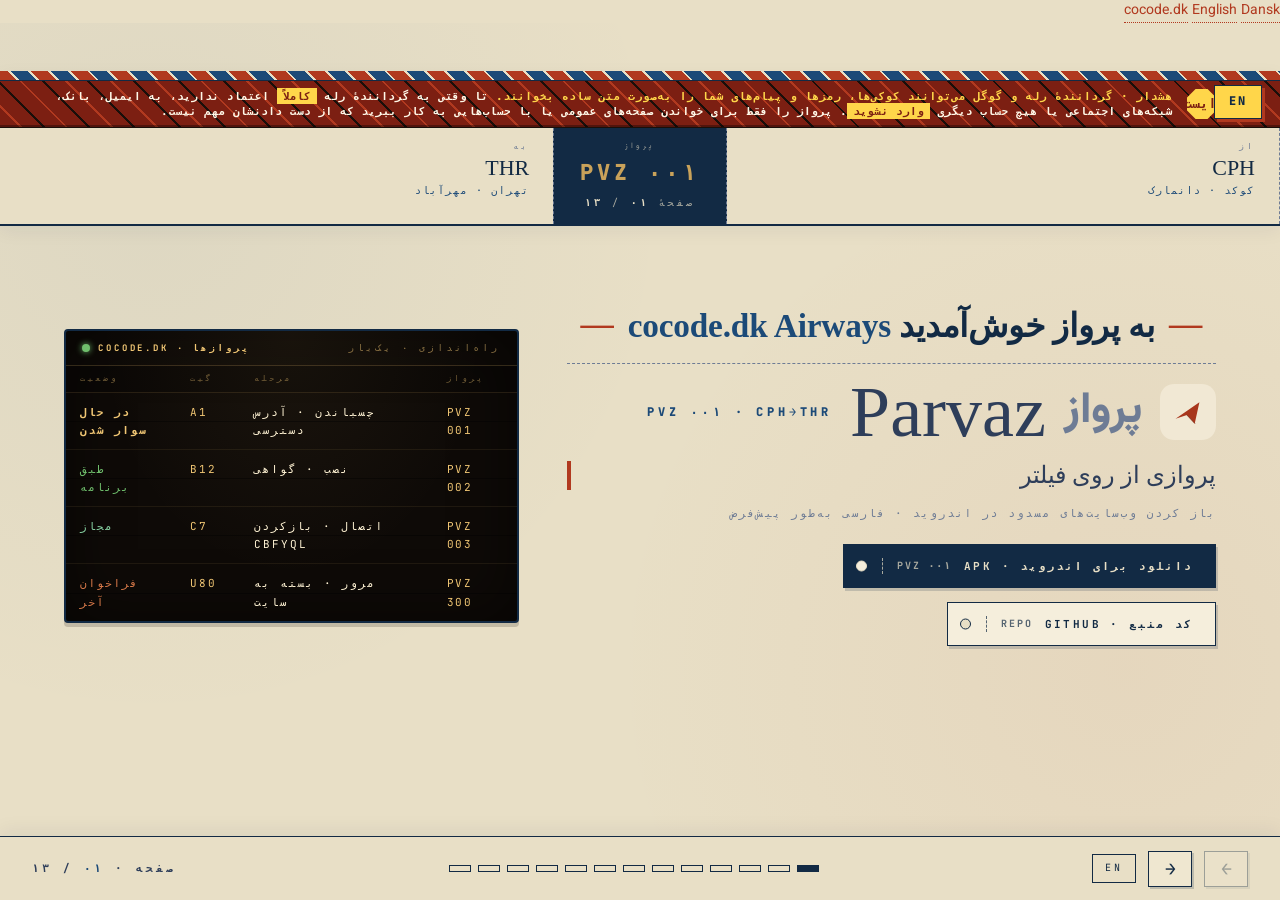
<file: website/fa/index.html>
<!DOCTYPE html>
<html lang="fa" dir="rtl">
<head>
<meta charset="UTF-8"/>
<meta name="viewport" content="width=device-width, initial-scale=1.0"/>
<title>پرواز: پروازی از روی فیلتر. باز کردن وب‌سایت‌های مسدود در اندروید</title>
<meta name="description" content="پرواز در گوشی اندروید به شما کمک می‌کند وب‌سایت‌هایی را باز کنید که شبکه‌تان مسدود کرده است. ترافیک Chrome، Brave، Edge یا Vivaldi را به یک رله می‌فرستد. رله برنامهٔ کوچکی روی یک حساب گوگل است که خودتان یا یک آشنای مورد اعتماد راه‌اندازی می‌کنید. زبان پیش‌فرض فارسی است. اندروید ۱۱ یا جدیدتر لازم است."/>
<meta name="robots" content="index, follow"/>
<meta name="keywords" content="پرواز, تونل مرورگر, اندروید, ایران, اپس اسکریپت, دامین فرانتینگ, masterhttprelayvpn, دور زدن فیلتر, vpnservice, کاتلین, go, فارسی, متن‌باز"/>
<link rel="canonical" href="https://parvaz.cocode.dk/fa/"/>
<link rel="alternate" hreflang="en" href="https://parvaz.cocode.dk/"/>
<link rel="alternate" hreflang="fa" href="https://parvaz.cocode.dk/fa/"/>
<link rel="alternate" hreflang="da" href="https://parvaz.cocode.dk/da/"/>
<link rel="alternate" hreflang="x-default" href="https://parvaz.cocode.dk/"/>

<meta property="og:type" content="website"/>
<meta property="og:site_name" content="پرواز"/>
<meta property="og:title" content="پرواز: پروازی از روی فیلتر"/>
<meta property="og:description" content="در اندروید، با آدرس دسترسی‌ای که فردی مورد اعتماد به شما می‌دهد، وب‌سایت‌های مسدود را باز کنید. فارسی به‌طور پیش‌فرض، با انگلیسی و دانمارکی."/>
<meta property="og:url" content="https://parvaz.cocode.dk/fa/"/>
<meta property="og:image" content="https://parvaz.cocode.dk/og.png"/>
<meta property="og:image:width" content="1200"/>
<meta property="og:image:height" content="630"/>
<meta property="og:image:alt" content="نشان پرواز، یک هواپیمای کاغذی قرمز، کنار نام Parvaz و یک جملهٔ کوتاه انگلیسی دربارهٔ باز کردن وب‌سایت‌های مسدود در اندروید."/>
<meta property="og:locale" content="fa_IR"/>
<meta property="og:locale:alternate" content="en_US"/>
<meta property="og:locale:alternate" content="da_DK"/>

<meta name="twitter:card" content="summary_large_image"/>
<meta name="twitter:title" content="پرواز: پروازی از روی فیلتر"/>
<meta name="twitter:description" content="در اندروید با Chrome و از طریق رله‌ای که آشنایی مورد اعتماد راه‌اندازی می‌کند، وب‌سایت‌های مسدود را باز کنید. فارسی به‌طور پیش‌فرض."/>
<meta name="twitter:image" content="https://parvaz.cocode.dk/og.png"/>
<meta name="twitter:image:alt" content="نشان پرواز، یک هواپیمای کاغذی قرمز، کنار نام Parvaz و یک جملهٔ کوتاه انگلیسی دربارهٔ باز کردن وب‌سایت‌های مسدود در اندروید."/>

<link rel="icon" type="image/svg+xml" href="../parvaz-mark.svg"/>
<link rel="preconnect" href="https://fonts.googleapis.com"/>
<link rel="preconnect" href="https://fonts.gstatic.com" crossorigin/>
<link href="https://fonts.googleapis.com/css2?family=JetBrains+Mono:wght@400;500;700;800&family=Redaction&family=Redaction+35&family=Vazirmatn:wght@400;500;700;800&display=swap" rel="stylesheet"/>
<link rel="stylesheet" href="../styles.css"/>
<link rel="stylesheet" href="https://brand.cocode.dk/v1.css">
<script type="module" src="https://brand.cocode.dk/v1.js"></script>

<script type="application/ld+json">
{
  "@context": "https://schema.org",
  "@type": "SoftwareApplication",
  "name": "پرواز",
  "description": "برنامهٔ اندروید برای باز کردن وب‌سایت‌هایی که شبکه‌تان مسدود کرده است. ترافیک Chrome (و مرورگرهای Chromium دیگر، مثل Brave، Edge و Vivaldi) را به یک رله می‌فرستد؛ رله برنامهٔ کوچکی از نوع Google Apps Script است که خودتان یا یک آشنای مورد اعتماد راه‌اندازی می‌کنید. برنامه از شما می‌خواهد گواهی‌ای نصب کنید تا مرورگر اتصال‌هایش را بپذیرد. برنامه‌هایی که گواهی نصب‌شده را نمی‌پذیرند، مثل بانک، پیام‌رسان و استریمینگ، از طریق پرواز کار نمی‌کنند. پیش‌فرض فارسی، با انگلیسی و دانمارکی. اندروید ۱۱ یا جدیدتر لازم است.",
  "url": "https://parvaz.cocode.dk/fa/",
  "downloadUrl": "https://github.com/cocodedk/parvaz/releases/latest/download/Parvaz.apk",
  "applicationCategory": "UtilitiesApplication",
  "operatingSystem": "Android 11+",
  "programmingLanguage": ["Kotlin", "Go"],
  "license": "https://opensource.org/licenses/MIT",
  "inLanguage": "fa",
  "offers": { "@type": "Offer", "price": "0", "priceCurrency": "USD" },
  "author": {
    "@type": "Person", "name": "بابک بندپی", "url": "https://cocode.dk",
    "sameAs": ["https://linkedin.com/in/babakbandpey", "https://github.com/cocodedk"]
  },
  "codeRepository": "https://github.com/cocodedk/parvaz"
}
</script>
</head>
<body class="airline-deck">

<!-- The cocode.dk family frame. A normal-flow sibling before the deck's own
     fixed .deck-header — see --frame-h in css/07-deck-base.css for how the
     deck reserves its exact height. No <cocode-foot>: the deck is a
     100vh, JS-scroll-snapped app shell with no natural document flow to
     place a foot "below" (see the rollout report for why). The deck's own
     language pill/controls link stay: they carry the current slide's #N
     hash through a language switch, which the frame's own switch can't. -->
<cocode-head project="پرواز" accent="#122a44" on-accent="#e8dfc6">
  <a href="https://cocode.dk">cocode.dk</a>
  <a href="../" hreflang="en">English</a>
  <a href="../da/" hreflang="da">Dansk</a>
</cocode-head>

<header class="deck-header" role="banner">
  <a href="../" class="deck-lang-pill" aria-label="English version">EN</a>
  <div class="airmail-band" aria-hidden="true"></div>
  <div class="deck-alert" role="alert" aria-live="assertive">
    <span class="deck-alert__siren" aria-hidden="true">🚨</span>
    <span class="deck-alert__stop" aria-hidden="true">ایست</span>
    <span class="deck-alert__msg">
      <strong>هشدار · گردانندهٔ رله و گوگل می‌توانند کوکی‌ها، رمزها و پیام‌های شما را به‌صورت متن ساده بخوانند.</strong>
      تا وقتی به گردانندهٔ رله <em>کاملاً</em> اعتماد ندارید، به ایمیل، بانک، شبکه‌های اجتماعی یا هیچ حساب دیگری <em>وارد نشوید</em>.
      پرواز را فقط برای خواندن صفحه‌های عمومی یا با حساب‌هایی به کار ببرید که از دست دادنشان مهم نیست.
    </span>
  </div>
  <div class="bp-header">
    <div class="bp-header__cell">
      <div class="bp-header__label">از</div>
      <div class="bp-header__value">CPH</div>
      <div class="bp-header__sub">کوکد · دانمارک</div>
    </div>
    <div class="bp-header__flight">
      <div class="label">پرواز</div>
      <div class="value">PVZ ۰۰۱</div>
      <div class="page">صفحهٔ <b id="deck-current">۰۱</b> / <b id="deck-total">۱۳</b></div>
    </div>
    <div class="bp-header__cell">
      <div class="bp-header__label">به</div>
      <div class="bp-header__value">THR</div>
      <div class="bp-header__sub">تهران · مهرآباد</div>
    </div>
  </div>
</header>

<main class="deck-track" id="deck-track">

  <!-- 01 · TITLE -->
  <section class="slide slide--title" data-slide="1">
    <div class="slide__content">
      <div>
        <h1 class="hero__welcome">
          <span class="ornament">—</span>به پرواز خوش‌آمدید <em>cocode.dk Airways</em><span class="ornament">—</span>
        </h1>
        <div class="hero__brand">
          <img src="../parvaz-mark.svg" alt="" class="brand-mark"/>
          <span class="fa-name">پرواز</span>
          <span class="en-name">Parvaz</span>
          <span class="flight-no">PVZ ۰۰۱ · CPH→THR</span>
        </div>
        <p class="hero__tagline">پروازی از روی فیلتر</p>
        <p class="hero__subtitle">باز کردن وب‌سایت‌های مسدود در اندروید · فارسی به‌طور پیش‌فرض</p>
        <div class="bp-tabs">
          <a href="https://github.com/cocodedk/parvaz/releases/latest/download/Parvaz.apk" class="bp-tab bp-tab--primary">دانلود برای اندروید · APK<span class="stub">PVZ&nbsp;۰۰۱</span></a>
          <a href="https://github.com/cocodedk/parvaz" class="bp-tab">کد منبع · GitHub<span class="stub">REPO</span></a>
        </div>
      </div>
      <div class="solari-board" aria-label="مراحل راه‌اندازی، روی تابلوی پروازها">
        <div class="solari-board__head">
          <span><span class="blink"></span><strong>cocode.dk · پروازها</strong></span>
          <span>راه‌اندازی · یک‌بار</span>
        </div>
        <div class="solari-board__rows">
          <div class="solari-board__col-head">پرواز</div>
          <div class="solari-board__col-head">مرحله</div>
          <div class="solari-board__col-head">گیت</div>
          <div class="solari-board__col-head">وضعیت</div>
          <div class="solari-board__cell">PVZ 001</div>
          <div class="solari-board__cell solari-board__cell--dest">چسباندن · آدرس دسترسی</div>
          <div class="solari-board__cell">A1</div>
          <div class="solari-board__cell solari-board__cell--status-board">در حال سوار شدن</div>
          <div class="solari-board__cell">PVZ 002</div>
          <div class="solari-board__cell solari-board__cell--dest">نصب · گواهی</div>
          <div class="solari-board__cell">B12</div>
          <div class="solari-board__cell solari-board__cell--status-go">طبق برنامه</div>
          <div class="solari-board__cell">PVZ 003</div>
          <div class="solari-board__cell solari-board__cell--dest">اتصال · بازکردن Chrome</div>
          <div class="solari-board__cell">C7</div>
          <div class="solari-board__cell solari-board__cell--status-cleared">مجاز</div>
          <div class="solari-board__cell">PVZ 004</div>
          <div class="solari-board__cell solari-board__cell--dest">مرور · بسته به سایت</div>
          <div class="solari-board__cell">D24</div>
          <div class="solari-board__cell solari-board__cell--status-final">فراخوان آخر</div>
        </div>
      </div>
    </div>
  </section>

  <!-- 02 · §۱ ABSTRACT -->
  <section class="slide" data-slide="2">
    <div class="slide__content">
      <div class="slide__head">
        <span class="slide__num">§۱</span>
        <h2 class="slide__title">پرواز چه می‌کند</h2>
        <span class="slide__kicker">بریفینگ مأموریت</span>
      </div>
      <div class="slide__body">
        <p>پرواز یک برنامهٔ اندروید است که کمک می‌کند وب‌سایت‌هایی را باز کنید که شبکه‌تان مسدود کرده است. به یک <strong>آدرس دسترسی</strong> از فردی مورد اعتماد نیاز دارید که با <code>parvaz://</code> شروع می‌شود. این فرد، یعنی کمک‌کنندهٔ شما، یک <strong>رله</strong> راه‌اندازی می‌کند: برنامهٔ کوچکی روی یک حساب گوگل که وب‌سایت‌ها را به‌جای شما دریافت می‌کند. پرواز ترافیک مرورگر شما را به رله می‌فرستد.</p>
        <p>کمک‌کننده آدرس را از طریق <strong>سیگنال یا چت مخفی تلگرام</strong> (Secret Chat) برایتان می‌فرستد، نه واتس‌اپ. شما برنامه را نصب می‌کنید، آدرس را می‌زنید یا می‌چسبانید، یک‌بار در تنظیمات اندروید گواهی نصب می‌کنید، دکمهٔ «پرواز» را می‌زنید و در <strong>Chrome</strong> مرور می‌کنید. برنامه فارسی باز می‌شود و در تنظیمات آن می‌توانید انگلیسی یا دانمارکی را انتخاب کنید.</p>
        <p>پرواز <strong>اندروید ۱۱ یا جدیدتر</strong> و گوشی ARM شصت‌وچهاربیتی لازم دارد. روی اندروید ۷ تا ۱۰ نصب می‌شود، اما نمی‌تواند وصل شود. این نسخه هنوز اولیه است (پیش‌آلفا). طراحی آن از <a href="https://github.com/therealaleph/MasterHttpRelayVPN-RUST">MasterHttpRelayVPN-RUST</a> پیروی می‌کند و برنامه‌ای اضافه می‌کند که پیش‌فرضش فارسی است و مراحل واردکردن آدرس دسترسی و نصب گواهی را قدم‌به‌قدم نشان می‌دهد.</p>
      </div>
    </div>
  </section>

  <!-- 03 · §۲ FLIGHT PATH -->
  <section class="slide slide--route" data-slide="3">
    <div class="slide__content">
      <div class="slide__head">
        <span class="slide__num">§۲</span>
        <h2 class="slide__title">مسیر پرواز</h2>
        <span class="slide__kicker">۵ توقف · آنچه فیلتر می‌بیند</span>
      </div>
      <div>
        <div class="route">
          <div class="route__hop"><strong>Chrome</strong>بدون پرچم<div class="tag">مرورگر</div></div>
          <div class="route__hop route__hop--accent"><strong>پرواز</strong>VPN + tun2socks + sidecar<div class="tag">این APK</div></div>
          <div class="route__hop"><strong>لبهٔ گوگل</strong>SNI www.google.com<div class="tag">آنچه فیلتر می‌بیند</div></div>
          <div class="route__hop"><strong>script.google.com</strong>HTTP Host (مسیر واقعی)<div class="tag">داخلی</div></div>
          <div class="route__hop"><strong>Code.gs</strong>استقرار شما<div class="tag">UrlFetch → مقصد</div></div>
        </div>
        <div class="route__notes">
          <div><b>آنچه فیلتر می‌بیند</b>یک اتصال رمزگذاری‌شده به گوگل که نام <code>www.google.com</code> را می‌برد، و اینکه چه مقدار داده و چه زمانی رد می‌شود. نشانی رله را نمی‌بیند. این به معنی یکی‌بودن با جست‌وجوی گوگل نیست.</div>
          <div><b>آنچه گوگل می‌بیند</b>مقصد واقعی، <code>script.google.com</code>، را داخل اتصال رمزگذاری‌شده. درخواست را به Web App شما می‌فرستد.</div>
          <div><b>رله چه می‌کند</b><code>Code.gs</code> وب‌سایتی را که خواسته‌اید می‌گیرد (<code>UrlFetchApp.fetch</code>) و پاسخ را برمی‌گرداند.</div>
        </div>
      </div>
    </div>
  </section>

  <!-- 04 · §۳ NOTAM -->
  <section class="slide" data-slide="4">
    <div class="slide__content">
      <div class="slide__head">
        <span class="slide__num">§۳</span>
        <h2 class="slide__title">اعلان قانونی</h2>
        <span class="slide__kicker">اعلان به خلبانان · حریم پروازی محدود</span>
      </div>
      <div class="notam">
        <div class="notam-head">
          <span>هشدار · حریم پروازی محدود</span>
          <span>NOTAM A0001/26</span>
        </div>
        <div class="notam-body">
          <strong>قوانین Google Apps Script ممکن است این استفاده را ممنوع کرده باشد.</strong> فایل <code>Code.gs</code> را فقط روی حساب گوگل <em>شخصی</em> خود مستقر کنید. یک رله را برای افراد زیادی راه نیندازید، این سرویس را نفروشید و یک استقرار را با دیگران شریک نشوید. فقط استفادهٔ شخصی، پژوهشی و آموزشی. اگر جنبهٔ حقوقی را درک نمی‌کنید، استقرار ندهید.
        </div>
      </div>
    </div>
  </section>

  <!-- 05 · §۴ SPECS -->
  <section class="slide" data-slide="5">
    <div class="slide__content">
      <div class="slide__head">
        <span class="slide__num">§۴</span>
        <h2 class="slide__title">چه چیزی دریافت می‌کنید</h2>
        <span class="slide__kicker">ویژگی‌ها</span>
      </div>
      <div class="specs">
        <div class="spec"><span class="spec-num">۰۱</span><span class="spec-key">Domain fronting</span><span class="spec-val">گوشی شما به یک نشانی گوگل وصل می‌شود و هنگام شروع اتصال امن، نام <code>www.google.com</code> را می‌گوید. مقصد واقعی، <code>script.google.com</code>، فقط داخل اتصال رمزگذاری‌شده دیده می‌شود.</span></div>
        <div class="spec"><span class="spec-num">۰۲</span><span class="spec-key">راه‌اندازی فارسی</span><span class="spec-val">آدرس <code>parvaz://</code> را بزنید یا بچسبانید ← یک‌بار گواهی نصب کنید ← دکمهٔ «پرواز» را بزنید. زبان پیش‌فرض فارسی است. انگلیسی و دانمارکی در تنظیمات هستند.</span></div>
        <div class="spec"><span class="spec-num">۰۳</span><span class="spec-key">Chrome بدون تنظیم اضافه</span><span class="spec-val"><strong>Chrome</strong> گواهی‌ای را که در تنظیمات اندروید نصب می‌کنید بدون پرچم می‌پذیرد. Brave، Edge و Vivaldi هم باید همین‌طور کار کنند. بیشتر برنامه‌های دیگر آن را رد می‌کنند.</span></div>
        <div class="spec"><span class="spec-num">۰۴</span><span class="spec-key">سایت‌های گوگل</span><span class="spec-val">در نسخهٔ فعلی اندروید، سایت‌های گوگل هم از رله می‌گذرند و از سهمیهٔ روزانهٔ آن مصرف می‌کنند.</span></div>
        <div class="spec"><span class="spec-num">۰۵</span><span class="spec-key">APK متن‌باز</span><span class="spec-val">برنامهٔ Kotlin + Compose با یک برنامهٔ کمکی Go · مجوز MIT · APK را از GitHub بگیرید. انتشار در F-Droid برنامه‌ریزی شده است.</span></div>
        <div class="spec"><span class="spec-num">۰۶</span><span class="spec-key">بدون ردیابی</span><span class="spec-val">بدون تحلیل کاربر و بدون گزارش خطا. کلید دسترسی شما رمزگذاری‌شده روی گوشی نگه داشته می‌شود.</span></div>
      </div>
    </div>
  </section>

  <!-- 06 · §۵ HONEST DISCLOSURE -->
  <section class="slide slide--honesty slide--who" data-slide="6">
    <div class="slide__content">
      <div class="slide__head">
        <span class="slide__num">§۵</span>
        <h2 class="slide__title">برنامه چه می‌کند و چه نمی‌کند</h2>
        <span class="slide__kicker">آنچه نمی‌کند · آنچه باید بکند · محدودیت‌ها</span>
      </div>
      <div class="who">
        <div class="who__col who__col--no">
          <div class="who__head">
            <strong>نمی‌کند</strong>
            <span class="who__tag who__tag--no">خیر</span>
          </div>
          <ul class="who__list">
            <li>بدون تحلیل کاربر، تله‌متری یا گزارش راه دور (هنوز).</li>
            <li>بدون رلهٔ کوکد. از رلهٔ خودتان یا رلهٔ یک آشنای مورد اعتماد استفاده می‌کنید.</li>
            <li>بدون دسترسی به موقعیت، مخاطبین، پیامک، میکروفون یا دوربین. پرواز اجازهٔ دوربین نمی‌خواهد.</li>
            <li>بدون بررسی به‌روزرسانی، بدون تبلیغات، بدون گزارش خطا.</li>
            <li>بدون سرور کوکد، بدون حساب، بدون ورود.</li>
          </ul>
          <div class="who__foot">خودتان می‌توانید بررسی کنید: مجوزها در فایل AndroidManifest.xml در کد منبع فهرست شده‌اند.</div>
        </div>
        <div class="who__col who__col--ok">
          <div class="who__head">
            <strong>باید بکند</strong>
            <span class="who__tag who__tag--ok">بله</span>
          </div>
          <ul class="who__list">
            <li><code>VpnService</code>: به پرواز اجازه می‌دهد ترافیک اینترنت گوشی شما را دریافت کند. اندروید یک‌بار از شما می‌پرسد.</li>
            <li><code>INTERNET</code> + <code>FOREGROUND_SERVICE</code>: رسیدن به گوگل و ادامهٔ کار در پس‌زمینه.</li>
            <li><code>POST_NOTIFICATIONS</code> (اندروید ۱۳ و جدیدتر): نمایش اعلان وصل‌بودن پرواز.</li>
            <li><strong>قفل صفحه</strong> روی گوشی. بدون آن اندروید گواهی نصب نمی‌کند.</li>
            <li>یک مرورگر Chromium: Chrome، یا Brave، Edge یا Vivaldi. نیازی به پرچم مرورگر نیست.</li>
          </ul>
          <div class="who__foot">اسکن QR در این نسخه در دسترس نیست.</div>
        </div>
      </div>
      <div class="honesty-foot">
        <div class="honesty-foot__label">محدودیت‌ها</div>
        <div class="honesty-foot__chips">
          <span><b>اعتماد</b> رله نشانی‌ها، هدرها، کوکی‌ها و دادهٔ فرم‌ها را به‌صورت متن ساده می‌بیند</span>
          <span><b>۲۰٬۰۰۰</b> فراخوان UrlFetch در روز برای حساب گوگل رایگان، مشترک بین همهٔ اسکریپت‌های آن</span>
          <span><b>۳۰ ثانیه</b> پرواز این‌قدر منتظر پاسخ رله می‌ماند</span>
          <span><b>۶ دقیقه</b> بیشترین زمان یک اجرای Apps Script</span>
          <span><b>حساب خودتان</b> از حسابی استفاده کنید که کنترلش با شماست و شرایط گوگل را رعایت کنید</span>
          <span><b>سرعت</b> محدود به رله، حدود ۵ کیلوبایت بر ثانیه</span>
        </div>
      </div>
    </div>
  </section>

  <!-- 07 · §۶ WHO FLIES, WHO'S GROUNDED -->
  <section class="slide slide--who" data-slide="7">
    <div class="slide__content">
      <div class="slide__head">
        <span class="slide__num">§۶</span>
        <h2 class="slide__title">چه چیزی کار می‌کند، چه چیزی نه</h2>
        <span class="slide__kicker">چه کسی پرواز می‌کند، چه کسی زمین‌گیر است</span>
      </div>
      <div class="heads-up" role="note">
        <span class="heads-up__tag">توجه</span>
        <span>همهٔ سایت‌ها باز نمی‌شوند و <strong>WebSocket در این نسخه پشتیبانی نمی‌شود</strong>.</span>
      </div>
      <div class="who">
        <div class="who__col who__col--ok">
          <div class="who__head">
            <strong>کار می‌کند</strong>
            <span class="who__tag who__tag--ok">تونل می‌شود</span>
          </div>
          <ul class="who__list">
            <li><strong>Chrome</strong> در اندروید: بدون پرچم، بدون <code>about:config</code>، بدون روت.</li>
            <li>سایر مرورگرهای Chromium (Brave، Edge، Vivaldi) باید همین‌طور کار کنند. مرورگرهای دیگر فرق می‌کنند.</li>
            <li>وب‌اپ‌های داخل Chrome، مثل Gmail، GitHub، ویکی‌پدیا، سایت‌های خبری و جست‌وجو.</li>
            <li>سایت‌های گوگل (google.com، youtube.com) در این نسخه از رله می‌گذرند و از سهمیهٔ روزانهٔ آن مصرف می‌کنند.</li>
          </ul>
          <div class="who__foot">سرعت حدود ۵ کیلوبایت بر ثانیه است، پس صفحه‌ها کند باز می‌شوند. WebSocket فعلاً کار نمی‌کند.</div>
        </div>
        <div class="who__col who__col--no">
          <div class="who__head">
            <strong>کار نمی‌کند</strong>
            <span class="who__tag who__tag--no">تونل نمی‌شود</span>
          </div>
          <ul class="who__list">
            <li><strong>اندروید ۱۰ و قدیمی‌تر.</strong> برنامه نصب می‌شود، اما نمی‌تواند وصل شود. اندروید ۱۱ یا جدیدتر لازم است.</li>
            <li><strong>Firefox</strong> با پرواز آزمایش نشده است. فهرست گواهی‌های خودش را دارد و در تنظیمات مخفی‌اش گزینهٔ <code>Use third party CA certificates</code> هست که پرواز با آن بررسی نشده (<a href="https://bugzilla.mozilla.org/show_bug.cgi?id=1894053">باگ ۱۸۹۴۰۵۳ موزیلا</a>).</li>
            <li><strong>مرورگر DuckDuckGo.</strong> مبتنی بر Chromium است اما گواهی را رد می‌کند. تأیید شده که کار نمی‌کند.</li>
            <li>برنامه‌هایی مثل اینستاگرام، تلگرام، واتس‌اپ، بانک و استریمینگ. از اندروید ۷ به بعد، برنامه‌ها گواهی‌هایی را که خودتان نصب می‌کنید نمی‌پذیرند.</li>
          </ul>
          <div class="who__foot">اندروید این‌طور کار می‌کند و پرواز نمی‌تواند آن را عوض کند. برای برنامه‌های دیگر ابزار دیگری لازم است، مثلاً xray روی سرور خودتان.</div>
        </div>
      </div>
    </div>
  </section>

  <!-- 08 · §۷ BOARDING SEQUENCE -->
  <section class="slide slide--board" data-slide="8">
    <div class="slide__content">
      <div class="slide__head">
        <span class="slide__num">§۷</span>
        <h2 class="slide__title">توالی سوارشدن</h2>
        <span class="slide__kicker">~۳ دقیقه · یک‌بار</span>
      </div>
      <div class="board">
        <div class="checklist">
          <div class="check">
            <div class="check__no">۱</div>
            <div>
              <h3 class="check__title">دریافت آدرس دسترسی</h3>
              <p class="check__sub">از طریق سیگنال یا چت مخفی تلگرام از کمک‌کنندهٔ شما · نه واتس‌اپ</p>
            </div>
            <span class="check__stamp check__stamp--manual">دستی</span>
          </div>
          <div class="check">
            <div class="check__no">۲</div>
            <div>
              <h3 class="check__title">نصب پرواز · زدن آدرس</h3>
              <p class="check__sub">APK را از GitHub بگیرید و نصب کنید، سپس آدرس را بزنید یا بچسبانید</p>
            </div>
            <span class="check__stamp check__stamp--manual">دستی</span>
          </div>
          <div class="check">
            <div class="check__no">۳</div>
            <div>
              <h3 class="check__title">نصب گواهی</h3>
              <p class="check__sub">تنظیمات اندروید · ~۳۰ ثانیه · §۸</p>
            </div>
            <span class="check__stamp check__stamp--manual">دستی</span>
          </div>
          <div class="check">
            <div class="check__no">۴</div>
            <div>
              <h3 class="check__title">زدن «پرواز» · باز کردن Chrome</h3>
              <p class="check__sub">بدون پرچم مرورگر · §۹</p>
            </div>
            <span class="check__stamp check__stamp--manual">دستی</span>
          </div>
        </div>
        <aside class="boarding-pass__stub" style="background:var(--paper-2);border:1.5px solid var(--ink);">
          <div class="row"><span class="label">مسافر</span><span class="value">شما</span></div>
          <div class="row"><span class="label">پرواز</span><span class="value value--big">PVZ ۰۰۱</span></div>
          <div class="row"><span class="label">گیت</span><span class="value">A · گواهی</span></div>
          <div class="row"><span class="label">سوارشدن</span><span class="value">~ ۳ دقیقه</span></div>
          <div class="boarding-pass__barcode" aria-hidden="true"></div>
        </aside>
      </div>
    </div>
  </section>

  <!-- 09 · §۸ INSTALL CERTIFICATE -->
  <section class="slide" data-slide="9">
    <div class="slide__content">
      <div class="slide__head">
        <span class="slide__num">§۸</span>
        <h2 class="slide__title">نصب گواهی · در تنظیمات</h2>
        <span class="slide__kicker">گام ۱ از ۲ · یک‌بار · ~۳۰ ثانیه</span>
      </div>
      <div class="slide__body">
        <p>گواهی فایلی کوچک است که به گوشی می‌گوید برای اتصال‌های امن مرورگر شما به پرواز اعتماد کند. در پرواز روی <strong>بازکردن تنظیمات</strong> بزنید. پرواز یک فایل گواهی ذخیره می‌کند و تنظیمات اندروید را باز می‌کند. اگر فایل را پیدا نکردید، روی <strong>نمایش فایل</strong> بزنید. سپس مسیر گوشی خود را دنبال کنید.</p>
      </div>
      <div class="listing">
        <div class="listing-head"><span>proc · cert.001 · samsung</span><span>One UI 6 / Android 14</span></div>
        <div class="listing-body"><span class="c"># SAMSUNG (Galaxy):</span>
Settings → <span class="hl">Security and privacy</span>
        → <span class="hl">More security settings</span>
        → <span class="hl">Install from device storage</span> → <span class="hl">CA certificate</span>
        → جدیدترین فایل <span class="secret">parvaz-ca-…crt</span> را انتخاب کنید (نامش با parvaz-ca- شروع و با .crt تمام می‌شود)
        → enter your PIN / fingerprint
        → tap <span class="hl">Install anyway</span> on the warning</div>
      </div>
      <div class="listing">
        <div class="listing-head"><span>proc · cert.001 · pixel / aosp</span><span>Android 14 / 15</span></div>
        <div class="listing-body"><span class="c"># PIXEL / stock Android:</span>
Settings → <span class="hl">Security &amp; privacy</span>
        → <span class="hl">More security &amp; privacy</span>
        → <span class="hl">Encryption &amp; credentials</span>
        → <span class="hl">Install a certificate</span> → <span class="hl">CA certificate</span>
        → جدیدترین فایل <span class="secret">parvaz-ca-…crt</span> را انتخاب کنید (نامش با parvaz-ca- شروع و با .crt تمام می‌شود)
        → enter your PIN / fingerprint
        → tap <span class="hl">Install anyway</span> on the warning</div>
      </div>
      <div class="slide__body">
        <p><strong>قفل صفحه لازم است</strong> (PIN، الگو یا رمز)، وگرنه اندروید گواهی را نصب نمی‌کند. <strong>منو را پیدا نمی‌کنید؟</strong> در تنظیمات دنبال <code>CA certificate</code> بگردید. <strong>اندروید هشدار نشان می‌دهد.</strong> این طبیعی است: پرواز این گواهی را روی <em>گوشی شما</em> ساخته و کلید خصوصی‌اش در حافظهٔ خصوصی برنامه می‌ماند. روی Install anyway بزنید.</p>
      </div>
    </div>
  </section>

  <!-- 10 · §۹ OPEN CHROME -->
  <section class="slide" data-slide="10">
    <div class="slide__content">
      <div class="slide__head">
        <span class="slide__num">§۹</span>
        <h2 class="slide__title">زدن «پرواز» · باز کردن Chrome</h2>
        <span class="slide__kicker">گام ۲ از ۲ · یک‌بار · ~۱۰ ثانیه</span>
      </div>
      <div class="slide__body">
        <p>روی دکمهٔ <strong>پرواز</strong> در صفحهٔ اصلی بزنید. وقتی به <strong>در پرواز</strong> تغییر کرد، <strong>Chrome</strong> را باز کنید و مثل همیشه مرور کنید. صفحه‌های HTTPS بدون تنظیم بیشتر از پرواز می‌گذرند. برای قطع اتصال دوباره روی دکمه بزنید. Brave، Edge و Vivaldi هم باید همین‌طور کار کنند.</p>
      </div>
      <div class="listing">
        <div class="listing-head"><span>proc · browser.001 · chromium</span><span>یک‌بار · ~۱۰ ث</span></div>
        <div class="listing-body"><span class="c"># ۱. در پرواز، روی دکمهٔ «پرواز» بزنید.</span>
<span class="c">    → دکمهٔ توخالی «پرواز» به دکمهٔ پر «در پرواز» تبدیل می‌شود</span>

<span class="c"># ۲. Chrome را باز کنید (یا Brave / Edge / Vivaldi).</span>
<span class="c">    → عادی مرور کنید · بدون پرچم، بدون about:config، بدون روت</span>

<span class="c"># ۳. (اختیاری) بررسی کنید که کار می‌کند:</span>
open <a href="https://wikipedia.org" class="hl">wikipedia.org</a>            <span class="c"># از رله می‌گذرد</span>
open <a href="https://www.google.com" class="hl">google.com</a>             <span class="c"># آن هم از رله می‌گذرد</span></div>
      </div>
      <div class="slide__body">
        <p><strong>چرا Chrome کار می‌کند:</strong> Chrome در اندروید گواهی‌هایی را که در تنظیمات اندروید نصب می‌کنید می‌پذیرد، و بررسی Certificate Transparency آن استثنای صریحی برای گواهی‌هایی دارد که به یکی از آن‌ها می‌رسند. برای همین Chrome گواهی‌هایی را که پرواز می‌سازد بدون تنظیم می‌پذیرد. مرورگرهایی که کار نمی‌کنند و محدودیت‌های سرعت و WebSocket در §۶ آمده‌اند.</p>
      </div>
    </div>
  </section>

  <!-- 11 · §۱۰ AIRFRAME SCHEMATIC -->
  <section class="slide" data-slide="11">
    <div class="slide__content">
      <div class="slide__head">
        <span class="slide__num">§۱۰</span>
        <h2 class="slide__title">طرح‌وارهٔ بدنه</h2>
        <span class="slide__kicker">برای توسعه‌دهندگان · چیدمان کد</span>
      </div>
      <div class="schematic">
        <div class="schematic-head">
          <span><strong>Sheet 10</strong> · Monorepo topology</span>
          <span>MIT · Android 11+</span>
        </div>
        <pre class="schematic-body">parvaz/
├── <span class="hl">app/</span>             kotlin + compose UI · VpnService · tun2socks
│                 · sidecar launcher · certificate install
├── <span class="hl">core/</span>            go SOCKS5 sidecar
│   ├── <span class="hl">fronter/</span>     TLS-with-custom-SNI dialer + HTTP client
│   ├── <span class="hl">protocol/</span>    Apps Script JSON envelope encode/decode
│   ├── <span class="hl">codec/</span>       gzip / br / zstd decoders
│   ├── <span class="hl">relay/</span>       envelope + fronted client glue
│   ├── <span class="hl">mitm/</span>        CA + leaf certs + TLS server
│   ├── <span class="hl">dispatcher/</span>  routing decision: direct, SNI rewrite or relay
│   ├── <span class="hl">socks5/</span>      local SOCKS5 listener on :1080
│   └── <span class="hl">cmd/parvazd/</span> sidecar main → libparvaz.so (per ABI)
├── reference/      MasterHttpRelayVPN · upstream python (read-only)
└── website/        GitHub Pages (English, Persian, Danish)

<span class="note">· core is called from app via ProcessBuilder, not JNI</span>
<span class="note">· one apk + one Code.gs drop-in + one release tag</span>
</pre>
        <div class="schematic-foot"><span>drawn by · parvaz.doc</span><span>§۱۰</span></div>
      </div>
    </div>
  </section>

  <!-- 12 · §۱۱ HELPER · DEPLOY THE RELAY -->
  <section class="slide" data-slide="12">
    <div class="slide__content">
      <div class="slide__head">
        <span class="slide__num">§۱۱</span>
        <h2 class="slide__title">آشنای فنی · استقرار رله</h2>
        <span class="slide__kicker">~۵ دقیقه · یک‌بار · فقط برای فرد فنی</span>
      </div>
      <div class="slide__body">
        <p>اگر شما <strong>آشنای فنی</strong> هستید که پرواز را برای کس دیگری راه‌اندازی می‌کنید، استقرار یک‌بارهٔ Apps Script در ادامه آمده است. کسی که کمکش می‌کنید هرگز script.google.com را باز نمی‌کند.</p>
      </div>
      <div class="listing">
        <div class="listing-head"><span>proc · relay.deploy.001</span><span>script.google.com · ~۵ دقیقه</span></div>
        <div class="listing-body"><span class="c"># ۱. باز کردن Apps Script و ساخت پروژهٔ جدید</span>
open <a href="https://script.google.com" class="hl">script.google.com</a>   <span class="c"># روی "New project" بزنید</span>

<span class="c"># ۲. کد رله را داخل Code.gs بچسبانید (محتوای پیش‌فرض را پاک کنید)</span>
view  <a href="https://github.com/cocodedk/parvaz/blob/main/apps_script/Code.gs" class="hl">github.com/cocodedk/parvaz/blob/main/apps_script/Code.gs</a>
copy → paste into the Code.gs tab in the editor

<span class="c"># ۳. یک AUTH_KEY تصادفی قوی بسازید (از رمز قبلی استفاده نکنید)</span>
openssl rand -base64 32          <span class="c"># یا هر مدیر رمز · حداقل ۳۲ کاراکتر</span>
<span class="c">    → در Code.gs:  var AUTH_KEY = "&lt;paste-here&gt;";</span>
<span class="c">    → File → Save (Ctrl/Cmd+S)</span>

<span class="c"># ۴. استقرار به‌عنوان Web App</span>
Deploy → New deployment → ⚙ Web app
   Execute as:    <span class="hl">Me (your-email@gmail.com)</span>
   Who has access: <span class="hl">Anyone</span>
   → روی <span class="hl">Deploy</span> بزنید
   → اولین بار، گوگل اجازهٔ OAuth می‌خواهد → Allow

<span class="c"># ۵. URL را که در اپ پرواز قرار می‌گیرد پیدا کنید</span>
<span class="c">   Apps Script یک Web app URL به‌شما می‌دهد به این شکل:</span>
   https://script.google.com/macros/s/<span class="secret">AKfycbyLONGRANDOMTOKEN</span>/exec
                                       └────────────┬────────────┘
                                              <span class="dir">deployment-id</span>   <span class="c"># تنها قسمتی که نیاز دارید</span>

<span class="c">   هر زمان دوباره می‌توانید بازش کنید:</span>
   Deploy → Manage deployments → Web app URL را کپی کنید

<span class="c"># ۶. لینک parvaz:// را با ترکیب دو قسمت بالا بسازید</span>
parvaz://<span class="hl">&lt;deployment-id&gt;</span>/<span class="hl">&lt;AUTH_KEY&gt;</span>#<span class="hl">&lt;display-name&gt;</span>
<span class="c"># نمونهٔ واقعی:</span>
parvaz://AKfycbyLONGRANDOMTOKEN/7dF9KmY...eY=#رلهٔ‌من

<span class="c"># ۷. فقط از طریق پیام‌رسان امن بفرستید: این آدرس کلید را در خود دارد</span>
✓ Signal               · رمزنگاری سرتاسری · پیشنهاد می‌شود
✓ Telegram Secret Chat · رمزنگاری سرتاسری
✗ Telegram regular chat · رمزنگاری سرتاسری ندارد → هرگز
✗ WhatsApp             · پشتیبان چت‌ها اگر رمزگذاری‌شده نباشد قابل خواندن است → پرهیز کنید
✗ SMS                  · اپراتور می‌خواند → هرگز
✗ Email                · سرور می‌خواند → هرگز</div>
      </div>
      <div class="slide__body">
        <p><strong>محدودیت‌ها:</strong> حساب گوگل رایگان روزانه ۲۰٬۰۰۰ فراخوان URL Fetch دارد که بین همهٔ اسکریپت‌هایش مشترک است. هر اجرای اسکریپت حداکثر ۶ دقیقه طول می‌کشد. پرواز تا ۳۰ ثانیه منتظر پاسخ رله می‌ماند. از حسابی استفاده کنید که کنترلش با شماست و شرایط گوگل را رعایت کنید. <strong>آزمایش:</strong> Web app URL را در مرورگر باز کنید. باید صفحه‌ای با «Welcome» و «This application is running normally.» ببینید. این نشان می‌دهد استقرار زنده است. AUTH_KEY را آزمایش نمی‌کند. <strong>منبع:</strong> <a href="https://github.com/cocodedk/parvaz/blob/main/apps_script/Code.gs">apps_script/Code.gs</a> · <a href="https://developers.google.com/apps-script/guides/web">Apps Script · Web Apps</a>.</p>
      </div>
    </div>
  </section>

  <!-- 13 · §۱۲ DEPARTURE / GROUND SUPPORT -->
  <section class="slide slide--depart" data-slide="13">
    <div class="slide__content">
      <div class="slide__head">
        <span class="slide__num">§۱۲</span>
        <h2 class="slide__title">پشتیبانی زمینی · حرکت</h2>
        <span class="slide__kicker">آخرین فراخوان · MIT · ۲۰۲۶</span>
      </div>
      <div class="depart">
        <div class="depart__pass">
          <div class="depart__row"><span>فرم</span><b>PVZ-001</b></div>
          <div class="depart__row"><span>صادر شده</span><b>۲۰۲۶.۰۴.۲۶</b></div>
          <div class="depart__row"><span>مبدأ</span><b>کوکد · دانمارک</b></div>
          <div class="depart__row"><span>کالساین</span><b>پرواز / Parvaz</b></div>
          <div class="depart__row" style="border-bottom:none"><span>وضعیت</span><b>پیش‌آلفا</b></div>
          <div class="depart__credits">
            MIT · © ۲۰۲۶ <a href="https://cocode.dk">کوکد</a> · <a href="https://linkedin.com/in/babakbandpey">بابک بندپی</a>
          </div>
        </div>
        <div class="depart__cta">
          <h2>برای نصب آماده است.</h2>
          <p>پرواز فقط نیمهٔ <em>کلاینت</em> MasterHttpRelayVPN را جایگزین می‌کند. رله همان <a href="https://github.com/cocodedk/parvaz/blob/main/apps_script/Code.gs">Code.gs</a> همین مخزن است، بر پایهٔ فایل MasterHttpRelayVPN با تغییرهای پرواز. آن را روی حساب گوگل خودتان مستقر کنید.</p>
          <p>اگر برنامه‌ای که پیش‌فرضش فارسی باشد لازم ندارید، <a href="https://github.com/therealaleph/MasterHttpRelayVPN-RUST">MasterHttpRelayVPN-RUST</a> فایل‌های APK ازپیش‌ساخته و راهنمای انگلیسی و فارسی دارد.</p>
          <div class="bp-tabs">
            <a href="https://github.com/cocodedk/parvaz/releases/latest/download/Parvaz.apk" class="bp-tab bp-tab--primary">دانلود APK<span class="stub">PVZ&nbsp;۰۰۱</span></a>
            <a href="https://github.com/cocodedk/parvaz" class="bp-tab">مشاهدهٔ سورس<span class="stub">REPO</span></a>
          </div>
        </div>
      </div>
    </div>
  </section>

</main>

<nav class="deck-controls" aria-label="پیمایش اسلایدها">
  <div class="deck-controls__group">
    <button class="deck-arrow" id="deck-prev" aria-label="اسلاید قبل" type="button">←</button>
    <button class="deck-arrow" id="deck-next" aria-label="اسلاید بعد" type="button">→</button>
    <a href="../" class="deck-controls__lang" aria-label="English">EN</a>
  </div>
  <div class="deck-dots" id="deck-dots" role="tablist" aria-label="اسلایدها"></div>
  <div class="deck-counter">صفحه · <b id="deck-current-mirror">۰۱</b> / ۱۳</div>
</nav>

<script src="../script.js" defer></script>
<script src="../solari.js" defer></script>
</body>
</html>
</file>
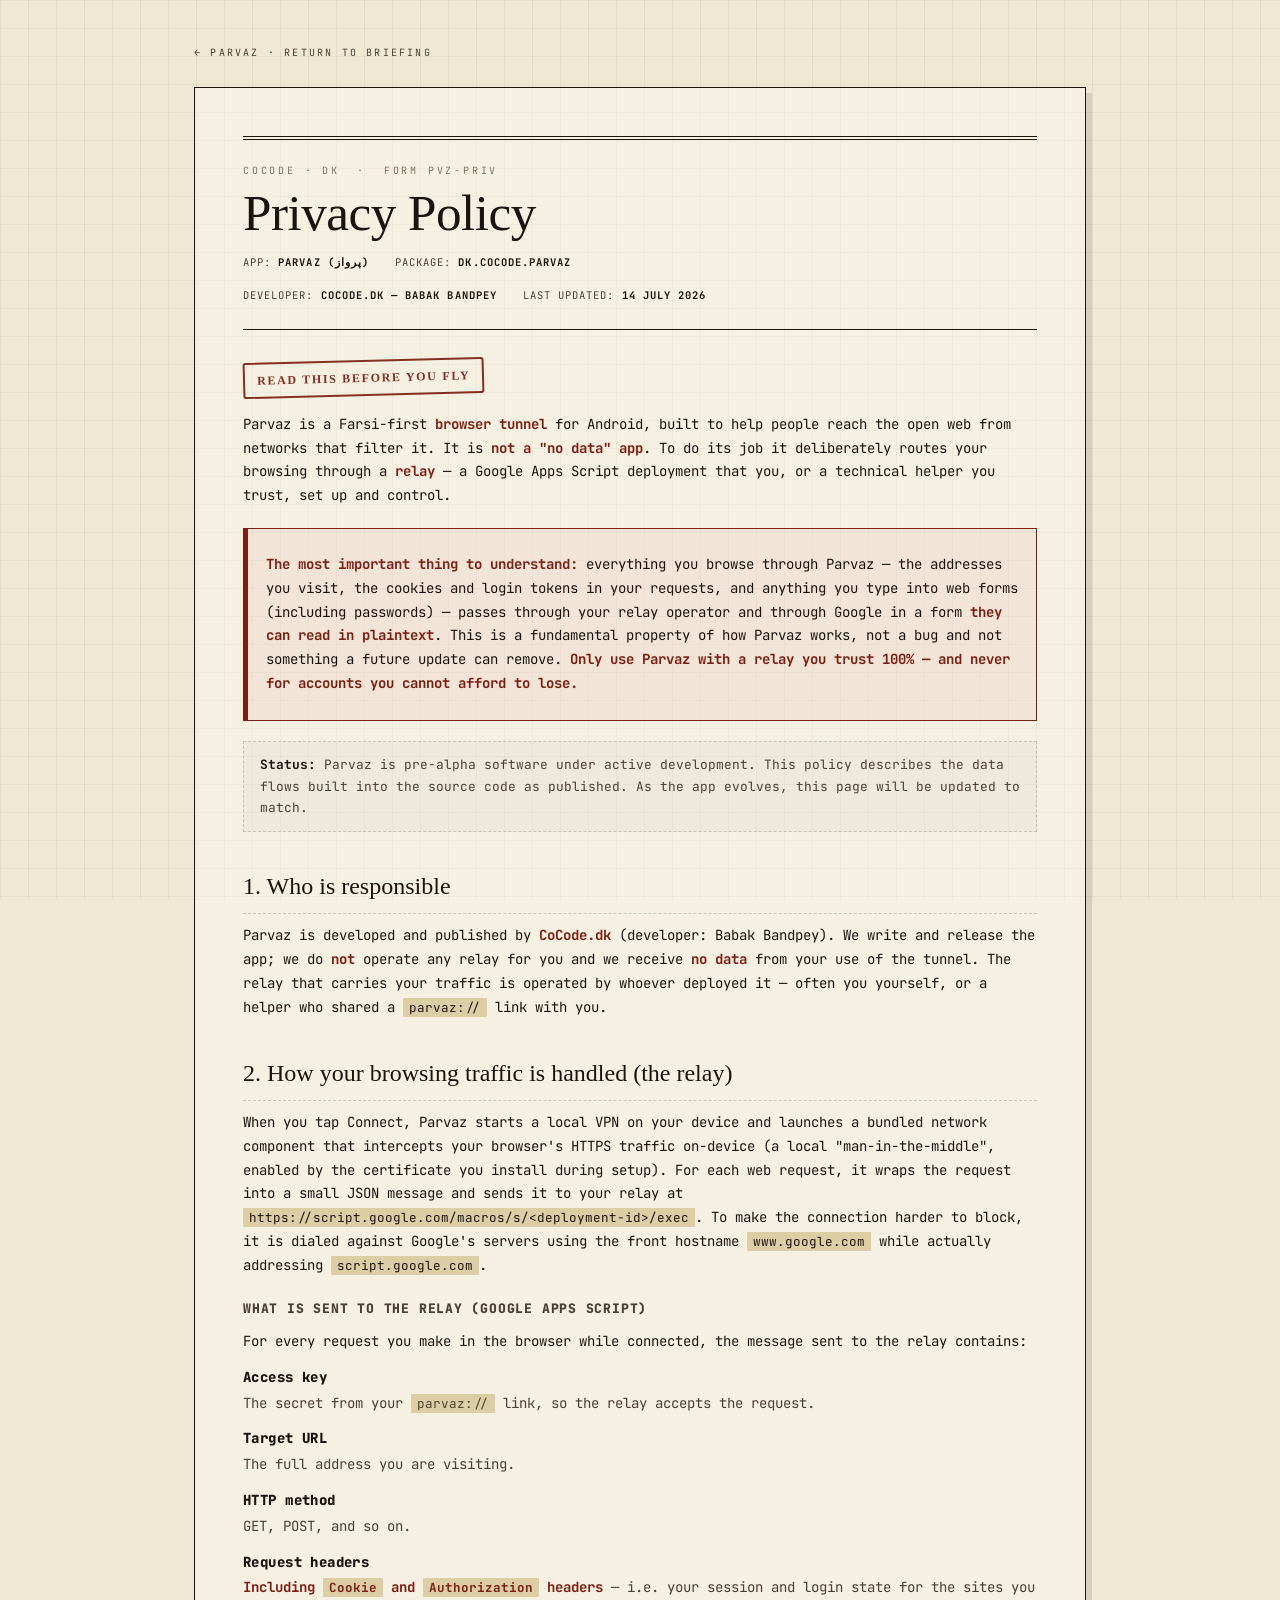
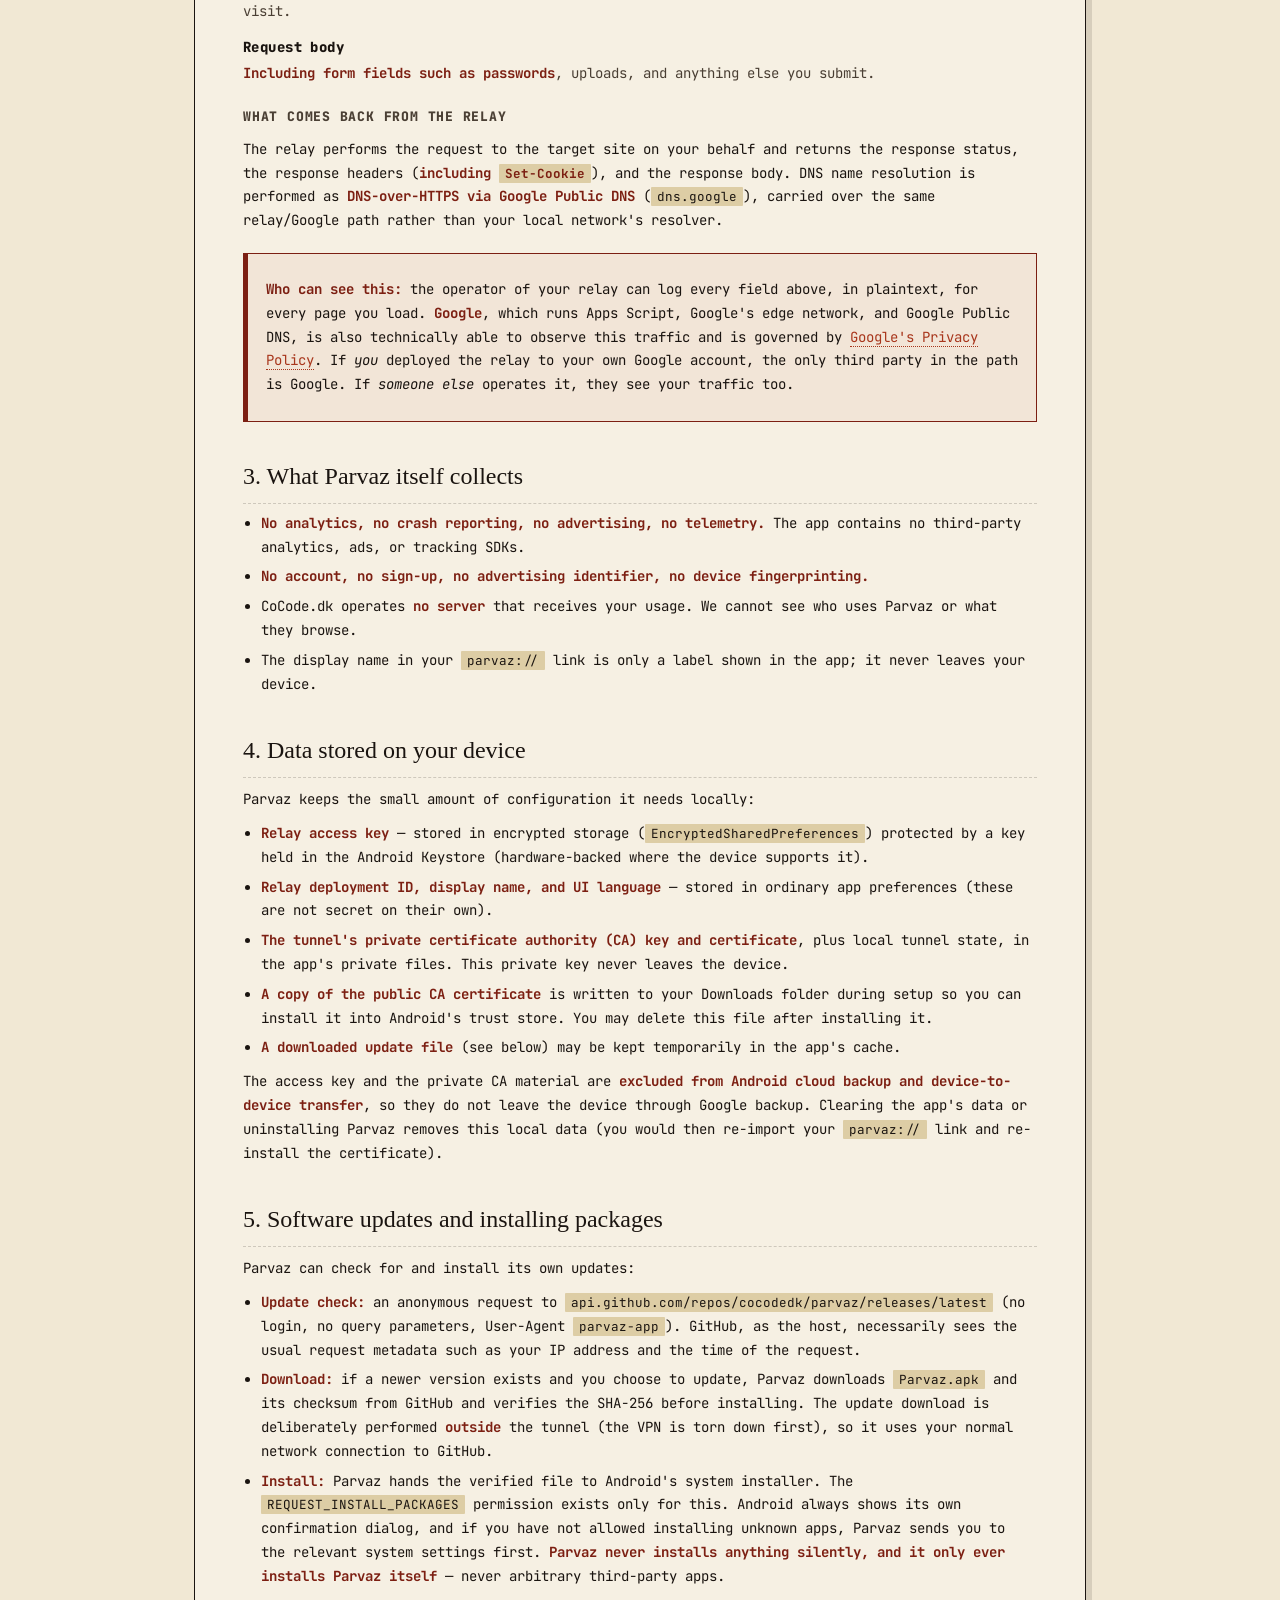
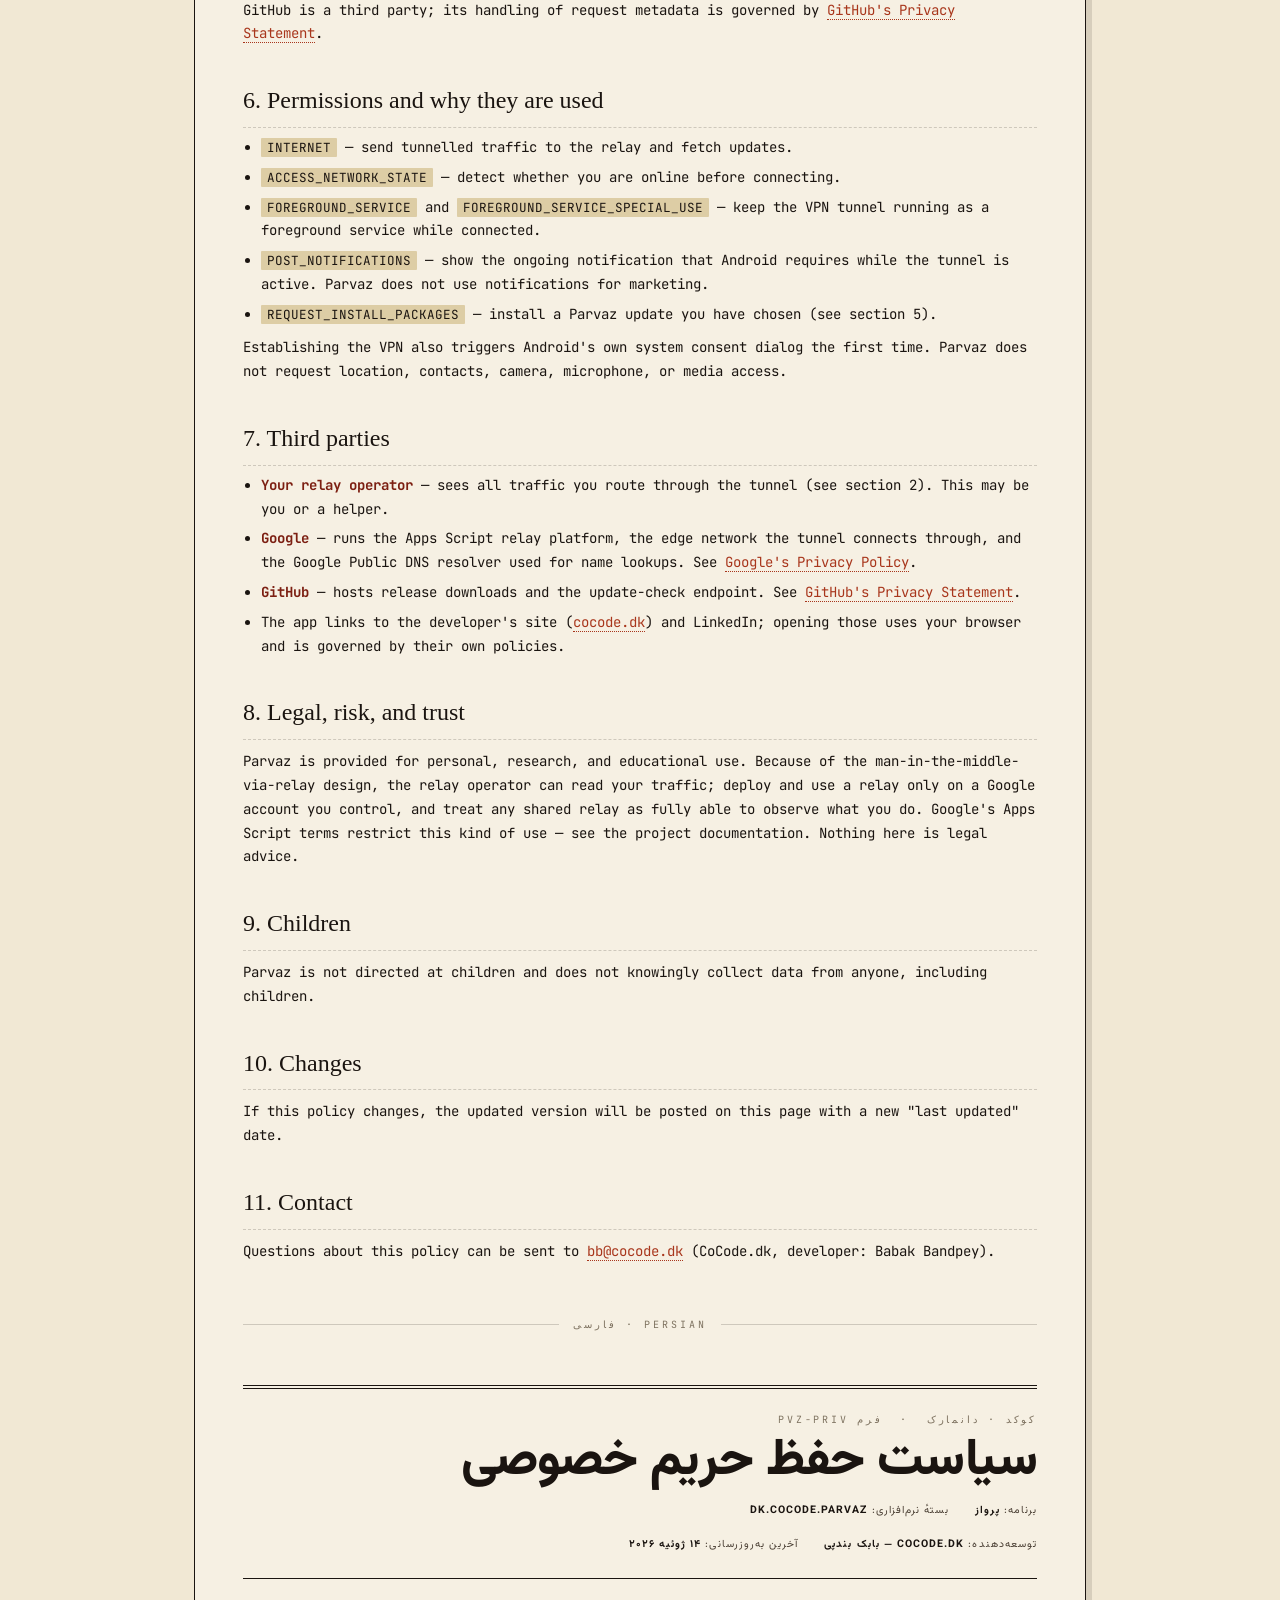
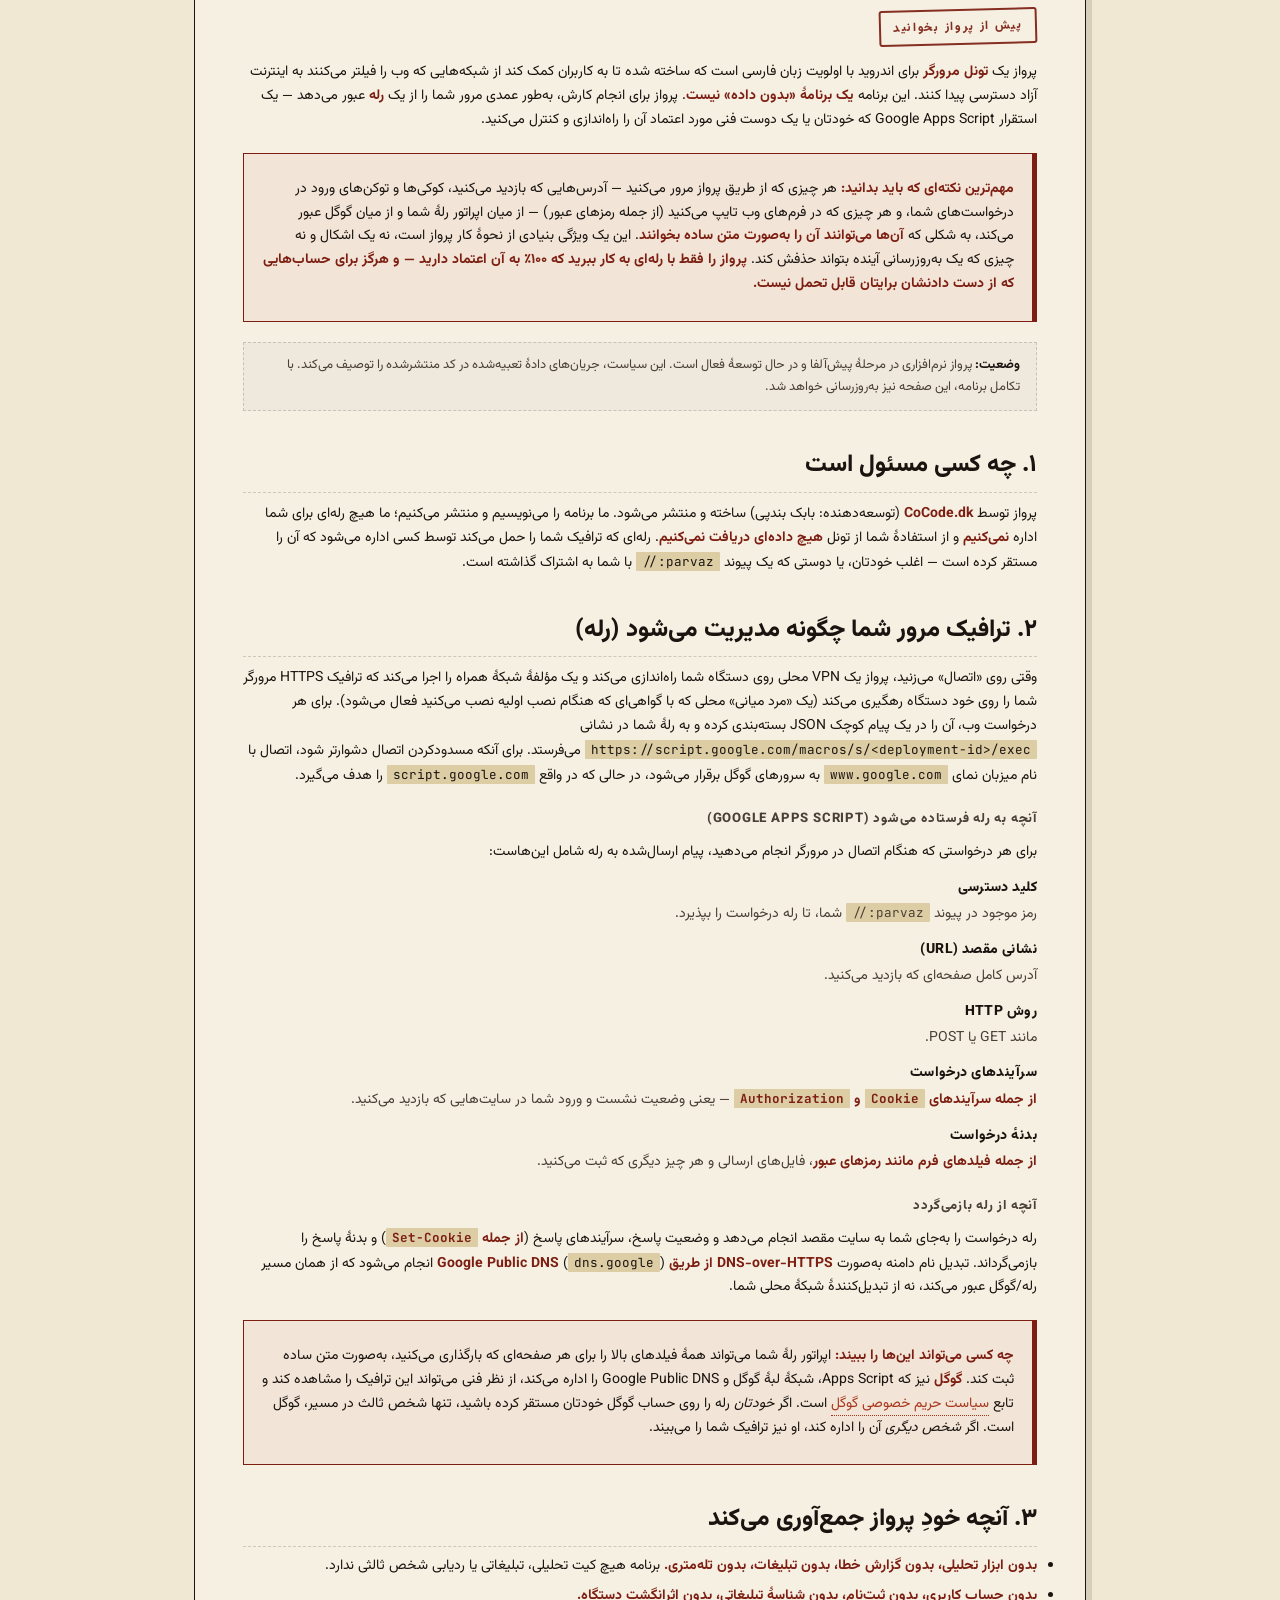
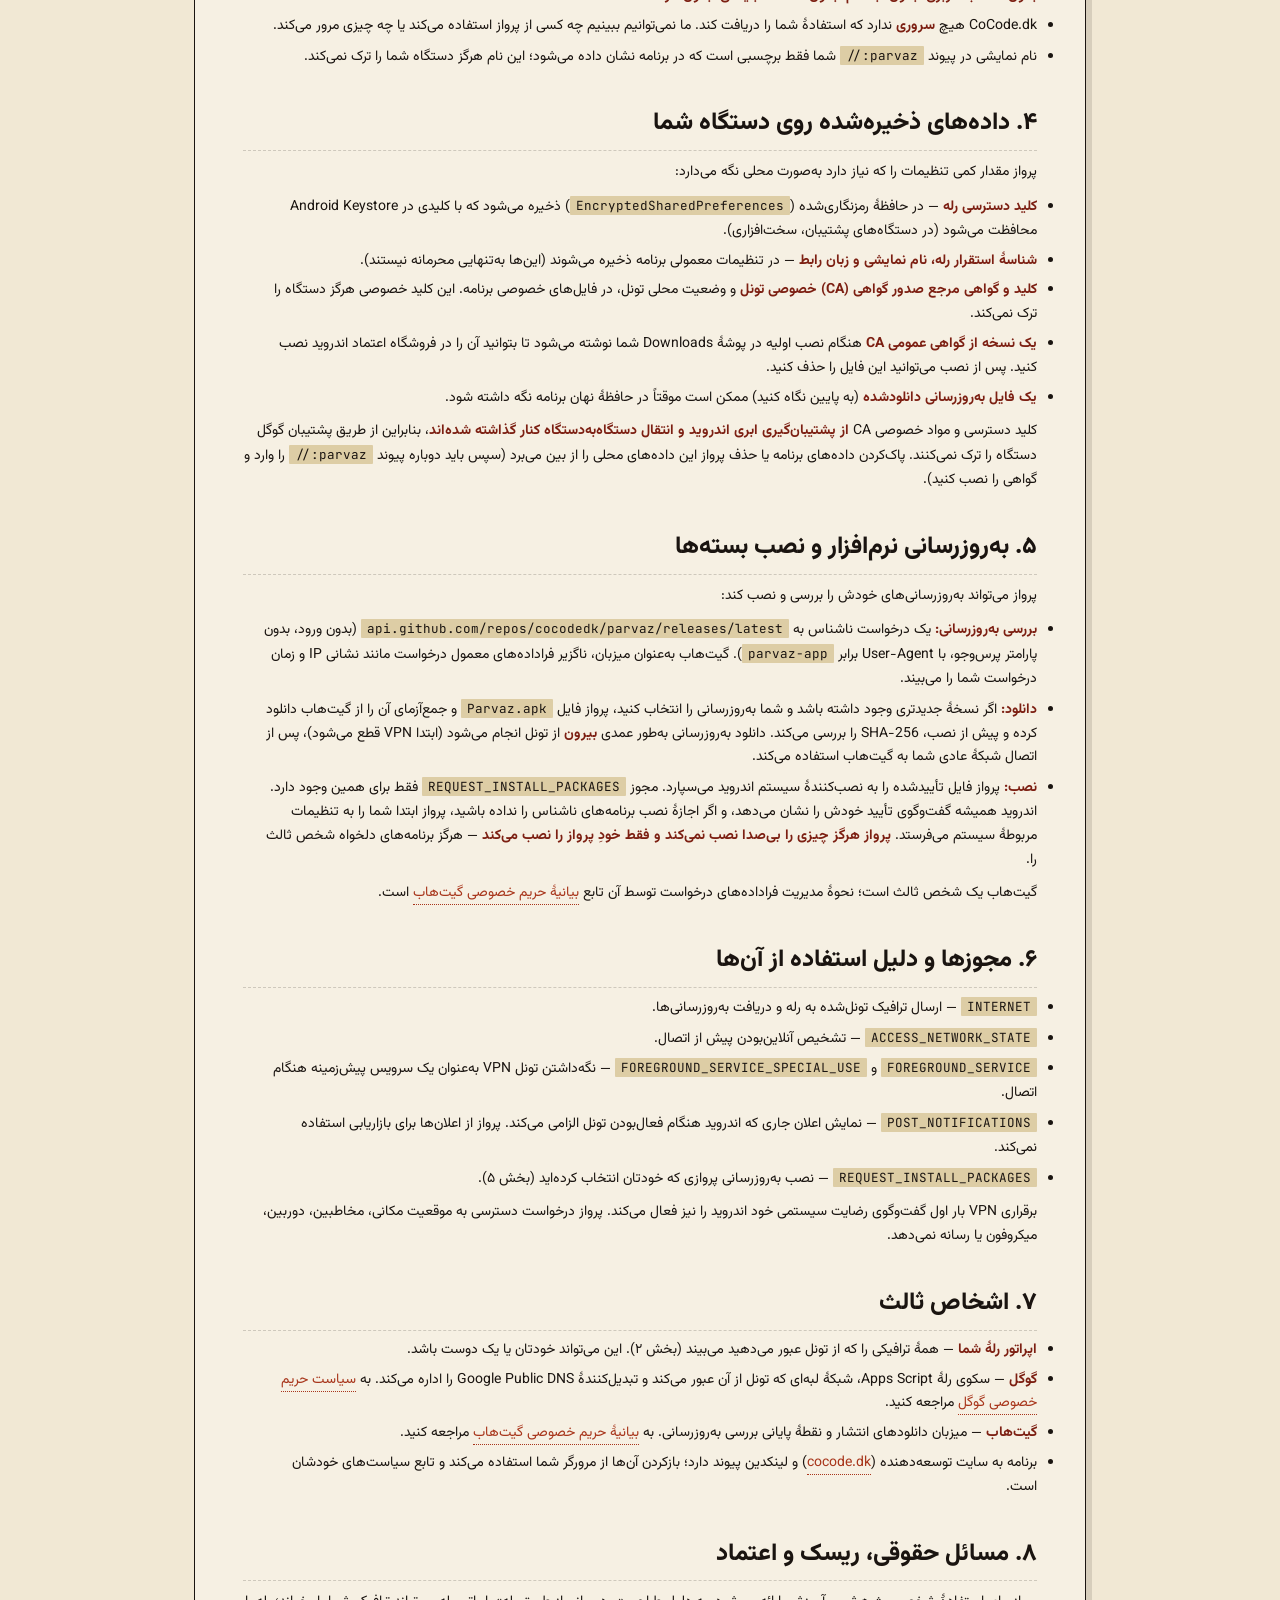
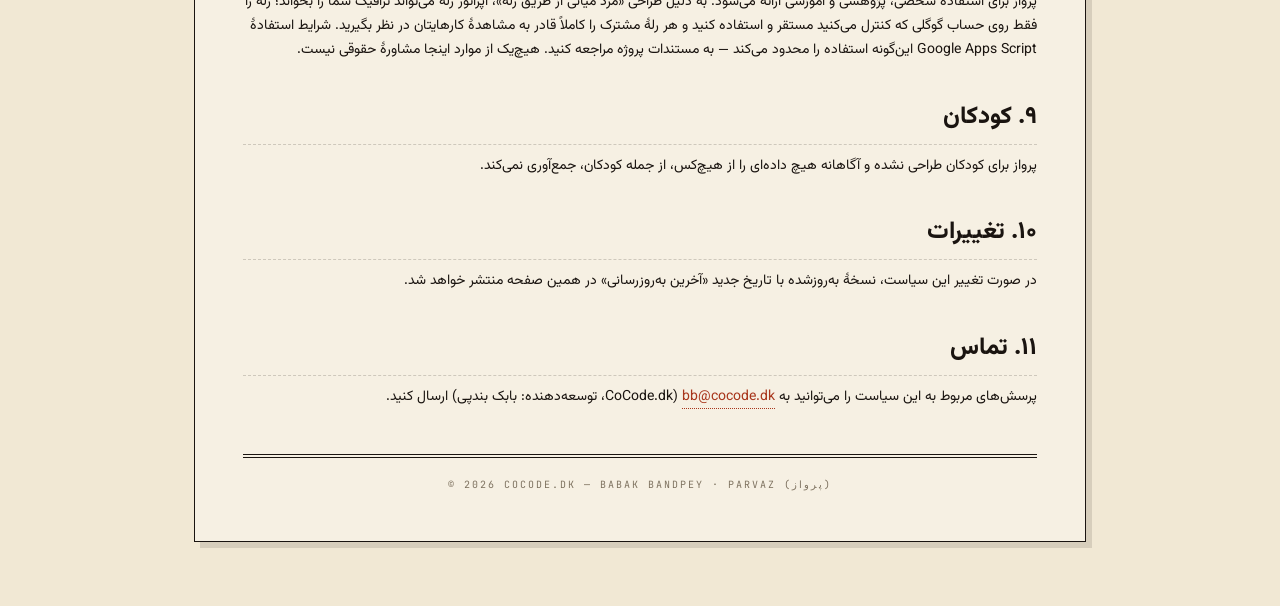
<file: website/privacy.html>
<!doctype html>
<html lang="en">
<head>
  <meta charset="utf-8" />
  <meta name="viewport" content="width=device-width, initial-scale=1" />
  <title>Privacy Policy | Parvaz (پرواز)</title>
  <meta name="description" content="Privacy policy for Parvaz (dk.cocode.parvaz), a Farsi-first Android browser tunnel. Parvaz routes your browser traffic through a Google Apps Script relay you or a helper deploys; that operator and Google can read it. Parvaz itself collects no analytics." />
  <meta name="robots" content="index, follow" />
  <link rel="canonical" href="https://cocodedk.github.io/parvaz/privacy.html" />
  <link rel="alternate" hreflang="en" href="https://cocodedk.github.io/parvaz/privacy.html" />
  <link rel="alternate" hreflang="fa" href="https://cocodedk.github.io/parvaz/privacy.html" />
  <link rel="icon" type="image/svg+xml" href="parvaz-mark.svg" />
  <link rel="preconnect" href="https://fonts.googleapis.com" />
  <link rel="preconnect" href="https://fonts.gstatic.com" crossorigin />
  <link href="https://fonts.googleapis.com/css2?family=JetBrains+Mono:wght@400;500;700;800&family=Redaction&family=Redaction+35&family=Vazirmatn:wght@400;500;700;800&display=swap" rel="stylesheet" />
  <style>
    :root {
      color-scheme: light;
      --paper:   #F1E8D4; --paper-2: #EADDBF; --paper-3: #DDCDA5; --paper-4: #C9B584;
      --ink:     #1A1410; --ink-2:   #4A3F34; --ink-3:   #7E7260;
      --rule:    rgba(26,20,16,0.18); --grid: rgba(26,20,16,0.05);
      --stamp:   #A8361C; --stamp-2:  #7C1F12; --burnt: #B5581A; --seal: #6B4A1A; --safe: #3A5634;
      --mono:    'JetBrains Mono', ui-monospace, 'SF Mono', Menlo, monospace;
      --display: 'Redaction', 'Times New Roman', serif;
      --stamp-face: 'Redaction 35', 'Redaction', serif;
      --fa:      'Vazirmatn', 'Tahoma', sans-serif;
    }
    * { box-sizing: border-box; margin: 0; padding: 0; }
    html { -webkit-text-size-adjust: 100%; scroll-behavior: smooth; }
    body {
      font-family: var(--mono); font-size: 14px; line-height: 1.7; color: var(--ink);
      background: var(--paper);
      background-image:
        linear-gradient(var(--grid) 1px, transparent 1px),
        linear-gradient(90deg, var(--grid) 1px, transparent 1px);
      background-size: 28px 28px, 28px 28px;
      background-attachment: fixed, fixed;
      min-height: 100vh;
    }
    a { color: var(--stamp); text-decoration: none; border-bottom: 1px dotted currentColor; }
    a:hover { background: var(--paper-3); }
    code { font-family: var(--mono); background: var(--paper-3); padding: 1px 6px; font-size: 0.9em; border-radius: 1px; word-break: break-word; }
    .sheet { max-width: 940px; margin: 0 auto; padding: 40px 24px 64px; width: 100%; }
    .back { display: inline-block; font-size: 10px; letter-spacing: 0.22em; text-transform: uppercase; color: var(--ink-2); border-bottom: none; margin-bottom: 26px; }
    .back:hover { background: transparent; color: var(--stamp); }
    .doc {
      background: rgba(255,255,255,0.35); border: 1px solid var(--ink);
      box-shadow: 6px 6px 0 rgba(26,20,16,0.12); padding: clamp(22px, 5vw, 48px);
    }
    .title-block { border-top: 4px double var(--ink); border-bottom: 1px solid var(--ink); padding: 22px 0 20px; margin-bottom: 8px; position: relative; }
    .kicker { font-family: var(--mono); font-size: 10px; letter-spacing: 0.28em; text-transform: uppercase; color: var(--ink-3); margin-bottom: 10px; }
    h1 { font-family: var(--display); font-weight: 400; font-size: clamp(2rem, 6vw, 3.2rem); line-height: 0.95; color: var(--ink); letter-spacing: -0.01em; }
    .meta-row { display: flex; flex-wrap: wrap; gap: 6px 26px; margin: 16px 0 4px; font-size: 10.5px; letter-spacing: 0.1em; text-transform: uppercase; color: var(--ink-2); }
    .meta-row b { color: var(--ink); }
    .stamp {
      display: inline-block; margin: 22px 0 6px; font-family: var(--stamp-face), var(--display);
      color: var(--stamp-2); border: 2px solid var(--stamp-2); border-radius: 3px;
      padding: 6px 12px; font-size: 12px; letter-spacing: 0.14em; text-transform: uppercase;
      transform: rotate(-1.5deg); opacity: 0.92; font-weight: 700;
    }
    h2 { font-family: var(--display); font-weight: 400; font-size: 1.5rem; margin: 34px 0 8px; color: var(--ink); border-bottom: 1px dashed var(--rule); padding-bottom: 6px; }
    h3 { font-family: var(--mono); font-weight: 800; font-size: 0.82rem; letter-spacing: 0.06em; text-transform: uppercase; margin: 20px 0 6px; color: var(--ink-2); }
    p, li { color: var(--ink); }
    p { margin: 10px 0; }
    ul { padding-inline-start: 1.3em; margin: 8px 0; }
    li { margin: 6px 0; }
    strong { color: var(--stamp-2); }
    .callout {
      border: 1px solid var(--stamp-2); border-left: 5px solid var(--stamp-2);
      background: rgba(168,54,28,0.06); padding: 14px 18px; margin: 20px 0;
    }
    .callout strong { color: var(--stamp-2); }
    .note { border: 1px dashed var(--rule); background: rgba(26,20,16,0.03); padding: 12px 16px; margin: 18px 0; font-size: 0.92em; color: var(--ink-2); }
    .note strong { color: var(--ink); }
    dl.flow { margin: 10px 0; }
    dl.flow dt { font-weight: 800; color: var(--ink); margin-top: 12px; letter-spacing: 0.03em; }
    dl.flow dd { margin: 2px 0 0; color: var(--ink-2); }
    .divider { display: flex; align-items: center; gap: 14px; margin: 52px 0; color: var(--ink-3); font-size: 10px; letter-spacing: 0.3em; text-transform: uppercase; }
    .divider::before, .divider::after { content: ''; flex: 1; height: 1px; background: var(--rule); }
    section[dir="rtl"] { font-family: var(--fa); text-align: right; }
    section[dir="rtl"] h1, section[dir="rtl"] h2 { font-family: var(--fa); font-weight: 800; }
    section[dir="rtl"] h3 { font-family: var(--fa); font-weight: 800; }
    section[dir="rtl"] .stamp { font-family: var(--fa); font-weight: 800; }
    section[dir="rtl"] .callout { border-left: 1px solid var(--stamp-2); border-right: 5px solid var(--stamp-2); }
    section[dir="rtl"] ul { padding-inline-start: 0; padding-inline-end: 1.3em; }
    section[dir="rtl"] .meta-row { direction: rtl; }
    footer { margin-top: 44px; padding-top: 18px; border-top: 4px double var(--ink); text-align: center; color: var(--ink-3); font-size: 10px; letter-spacing: 0.2em; text-transform: uppercase; }
    @media (max-width: 560px) { body { font-size: 13px; } .doc { box-shadow: 3px 3px 0 rgba(26,20,16,0.12); } }
  </style>
</head>
<body>
  <div class="sheet">
    <a class="back" href="./index.html">&larr; Parvaz · Return to briefing</a>
    <div class="doc">

      <!-- ==================== ENGLISH ==================== -->
      <section lang="en">
        <div class="title-block">
          <div class="kicker">Cocode · DK &nbsp;·&nbsp; Form PVZ-PRIV</div>
          <h1>Privacy Policy</h1>
          <div class="meta-row">
            <span>App: <b>Parvaz (پرواز)</b></span>
            <span>Package: <b>dk.cocode.parvaz</b></span>
          </div>
          <div class="meta-row">
            <span>Developer: <b>CoCode.dk — Babak Bandpey</b></span>
            <span>Last updated: <b>14 July 2026</b></span>
          </div>
        </div>

        <span class="stamp">Read this before you fly</span>

        <p>Parvaz is a Farsi-first <strong>browser tunnel</strong> for Android, built to help people
        reach the open web from networks that filter it. It is <strong>not a "no data" app</strong>.
        To do its job it deliberately routes your browsing through a <strong>relay</strong> — a
        Google Apps Script deployment that you, or a technical helper you trust, set up and control.</p>

        <div class="callout">
          <p><strong>The most important thing to understand:</strong> everything you browse through
          Parvaz — the addresses you visit, the cookies and login tokens in your requests, and
          anything you type into web forms (including passwords) — passes through your relay operator
          and through Google in a form <strong>they can read in plaintext</strong>. This is a
          fundamental property of how Parvaz works, not a bug and not something a future update can
          remove. <strong>Only use Parvaz with a relay you trust 100% — and never for accounts you
          cannot afford to lose.</strong></p>
        </div>

        <div class="note"><strong>Status:</strong> Parvaz is pre-alpha software under active
        development. This policy describes the data flows built into the source code as published. As
        the app evolves, this page will be updated to match.</div>

        <h2>1. Who is responsible</h2>
        <p>Parvaz is developed and published by <strong>CoCode.dk</strong> (developer: Babak Bandpey).
        We write and release the app; we do <strong>not</strong> operate any relay for you and we
        receive <strong>no data</strong> from your use of the tunnel. The relay that carries your
        traffic is operated by whoever deployed it — often you yourself, or a helper who shared a
        <code>parvaz://</code> link with you.</p>

        <h2>2. How your browsing traffic is handled (the relay)</h2>
        <p>When you tap Connect, Parvaz starts a local VPN on your device and launches a bundled
        network component that intercepts your browser's HTTPS traffic on-device (a local
        "man-in-the-middle", enabled by the certificate you install during setup). For each web
        request, it wraps the request into a small JSON message and sends it to your relay at
        <code>https://script.google.com/macros/s/&lt;deployment-id&gt;/exec</code>. To make the
        connection harder to block, it is dialed against Google's servers using the front hostname
        <code>www.google.com</code> while actually addressing <code>script.google.com</code>.</p>

        <h3>What is sent to the relay (Google Apps Script)</h3>
        <p>For every request you make in the browser while connected, the message sent to the relay
        contains:</p>
        <dl class="flow">
          <dt>Access key</dt>
          <dd>The secret from your <code>parvaz://</code> link, so the relay accepts the request.</dd>
          <dt>Target URL</dt>
          <dd>The full address you are visiting.</dd>
          <dt>HTTP method</dt>
          <dd>GET, POST, and so on.</dd>
          <dt>Request headers</dt>
          <dd><strong>Including <code>Cookie</code> and <code>Authorization</code> headers</strong> —
          i.e. your session and login state for the sites you visit.</dd>
          <dt>Request body</dt>
          <dd><strong>Including form fields such as passwords</strong>, uploads, and anything else you
          submit.</dd>
        </dl>

        <h3>What comes back from the relay</h3>
        <p>The relay performs the request to the target site on your behalf and returns the response
        status, the response headers (<strong>including <code>Set-Cookie</code></strong>), and the
        response body. DNS name resolution is performed as <strong>DNS-over-HTTPS via Google Public
        DNS</strong> (<code>dns.google</code>), carried over the same relay/Google path rather than
        your local network's resolver.</p>

        <div class="callout">
          <p><strong>Who can see this:</strong> the operator of your relay can log every field above,
          in plaintext, for every page you load. <strong>Google</strong>, which runs Apps Script,
          Google's edge network, and Google Public DNS, is also technically able to observe this
          traffic and is governed by
          <a href="https://policies.google.com/privacy" rel="noopener" target="_blank">Google's Privacy Policy</a>.
          If <em>you</em> deployed the relay to your own Google account, the only third party in the
          path is Google. If <em>someone else</em> operates it, they see your traffic too.</p>
        </div>

        <h2>3. What Parvaz itself collects</h2>
        <ul>
          <li><strong>No analytics, no crash reporting, no advertising, no telemetry.</strong> The app
          contains no third-party analytics, ads, or tracking SDKs.</li>
          <li><strong>No account, no sign-up, no advertising identifier, no device fingerprinting.</strong></li>
          <li>CoCode.dk operates <strong>no server</strong> that receives your usage. We cannot see who
          uses Parvaz or what they browse.</li>
          <li>The display name in your <code>parvaz://</code> link is only a label shown in the app; it
          never leaves your device.</li>
        </ul>

        <h2>4. Data stored on your device</h2>
        <p>Parvaz keeps the small amount of configuration it needs locally:</p>
        <ul>
          <li><strong>Relay access key</strong> — stored in encrypted storage
          (<code>EncryptedSharedPreferences</code>) protected by a key held in the Android Keystore
          (hardware-backed where the device supports it).</li>
          <li><strong>Relay deployment ID, display name, and UI language</strong> — stored in ordinary
          app preferences (these are not secret on their own).</li>
          <li><strong>The tunnel's private certificate authority (CA) key and certificate</strong>, plus
          local tunnel state, in the app's private files. This private key never leaves the device.</li>
          <li><strong>A copy of the public CA certificate</strong> is written to your Downloads folder
          during setup so you can install it into Android's trust store. You may delete this file after
          installing it.</li>
          <li><strong>A downloaded update file</strong> (see below) may be kept temporarily in the app's
          cache.</li>
        </ul>
        <p>The access key and the private CA material are <strong>excluded from Android cloud backup and
        device-to-device transfer</strong>, so they do not leave the device through Google backup.
        Clearing the app's data or uninstalling Parvaz removes this local data (you would then re-import
        your <code>parvaz://</code> link and re-install the certificate).</p>

        <h2>5. Software updates and installing packages</h2>
        <p>Parvaz can check for and install its own updates:</p>
        <ul>
          <li><strong>Update check:</strong> an anonymous request to
          <code>api.github.com/repos/cocodedk/parvaz/releases/latest</code> (no login, no query
          parameters, User-Agent <code>parvaz-app</code>). GitHub, as the host, necessarily sees the
          usual request metadata such as your IP address and the time of the request.</li>
          <li><strong>Download:</strong> if a newer version exists and you choose to update, Parvaz
          downloads <code>Parvaz.apk</code> and its checksum from GitHub and verifies the SHA-256 before
          installing. The update download is deliberately performed <strong>outside</strong> the tunnel
          (the VPN is torn down first), so it uses your normal network connection to GitHub.</li>
          <li><strong>Install:</strong> Parvaz hands the verified file to Android's system installer. The
          <code>REQUEST_INSTALL_PACKAGES</code> permission exists only for this. Android always shows its
          own confirmation dialog, and if you have not allowed installing unknown apps, Parvaz sends you
          to the relevant system settings first. <strong>Parvaz never installs anything silently, and it
          only ever installs Parvaz itself</strong> — never arbitrary third-party apps.</li>
        </ul>
        <p>GitHub is a third party; its handling of request metadata is governed by
        <a href="https://docs.github.com/site-policy/privacy-policies/github-general-privacy-statement" rel="noopener" target="_blank">GitHub's Privacy Statement</a>.</p>

        <h2>6. Permissions and why they are used</h2>
        <ul>
          <li><code>INTERNET</code> — send tunnelled traffic to the relay and fetch updates.</li>
          <li><code>ACCESS_NETWORK_STATE</code> — detect whether you are online before connecting.</li>
          <li><code>FOREGROUND_SERVICE</code> and <code>FOREGROUND_SERVICE_SPECIAL_USE</code> — keep the
          VPN tunnel running as a foreground service while connected.</li>
          <li><code>POST_NOTIFICATIONS</code> — show the ongoing notification that Android requires while
          the tunnel is active. Parvaz does not use notifications for marketing.</li>
          <li><code>REQUEST_INSTALL_PACKAGES</code> — install a Parvaz update you have chosen (see
          section 5).</li>
        </ul>
        <p>Establishing the VPN also triggers Android's own system consent dialog the first time. Parvaz
        does not request location, contacts, camera, microphone, or media access.</p>

        <h2>7. Third parties</h2>
        <ul>
          <li><strong>Your relay operator</strong> — sees all traffic you route through the tunnel (see
          section 2). This may be you or a helper.</li>
          <li><strong>Google</strong> — runs the Apps Script relay platform, the edge network the tunnel
          connects through, and the Google Public DNS resolver used for name lookups. See
          <a href="https://policies.google.com/privacy" rel="noopener" target="_blank">Google's Privacy Policy</a>.</li>
          <li><strong>GitHub</strong> — hosts release downloads and the update-check endpoint. See
          <a href="https://docs.github.com/site-policy/privacy-policies/github-general-privacy-statement" rel="noopener" target="_blank">GitHub's Privacy Statement</a>.</li>
          <li>The app links to the developer's site (<a href="https://cocode.dk" rel="noopener" target="_blank">cocode.dk</a>)
          and LinkedIn; opening those uses your browser and is governed by their own policies.</li>
        </ul>

        <h2>8. Legal, risk, and trust</h2>
        <p>Parvaz is provided for personal, research, and educational use. Because of the
        man-in-the-middle-via-relay design, the relay operator can read your traffic; deploy and use a
        relay only on a Google account you control, and treat any shared relay as fully able to observe
        what you do. Google's Apps Script terms restrict this kind of use — see the project
        documentation. Nothing here is legal advice.</p>

        <h2>9. Children</h2>
        <p>Parvaz is not directed at children and does not knowingly collect data from anyone, including
        children.</p>

        <h2>10. Changes</h2>
        <p>If this policy changes, the updated version will be posted on this page with a new
        "last updated" date.</p>

        <h2>11. Contact</h2>
        <p>Questions about this policy can be sent to
        <a href="mailto:bb@cocode.dk">bb@cocode.dk</a> (CoCode.dk, developer: Babak Bandpey).</p>
      </section>

      <div class="divider">فارسی · Persian</div>

      <!-- ==================== PERSIAN (فارسی) ==================== -->
      <section lang="fa" dir="rtl">
        <div class="title-block">
          <div class="kicker">کوکد · دانمارک &nbsp;·&nbsp; فرم PVZ-PRIV</div>
          <h1>سیاست حفظ حریم خصوصی</h1>
          <div class="meta-row">
            <span>برنامه: <b>پرواز</b></span>
            <span>بستهٔ نرم‌افزاری: <b>dk.cocode.parvaz</b></span>
          </div>
          <div class="meta-row">
            <span>توسعه‌دهنده: <b>CoCode.dk — بابک بندپی</b></span>
            <span>آخرین به‌روزرسانی: <b>۱۴ ژوئیه ۲۰۲۶</b></span>
          </div>
        </div>

        <span class="stamp">پیش از پرواز بخوانید</span>

        <p>پرواز یک <strong>تونل مرورگر</strong> برای اندروید با اولویت زبان فارسی است که ساخته شده تا به
        کاربران کمک کند از شبکه‌هایی که وب را فیلتر می‌کنند به اینترنت آزاد دسترسی پیدا کنند. این برنامه
        <strong>یک برنامهٔ «بدون داده» نیست</strong>. پرواز برای انجام کارش، به‌طور عمدی مرور شما را از یک
        <strong>رله</strong> عبور می‌دهد — یک استقرار Google Apps Script که خودتان یا یک دوست فنی مورد
        اعتماد آن را راه‌اندازی و کنترل می‌کنید.</p>

        <div class="callout">
          <p><strong>مهم‌ترین نکته‌ای که باید بدانید:</strong> هر چیزی که از طریق پرواز مرور می‌کنید —
          آدرس‌هایی که بازدید می‌کنید، کوکی‌ها و توکن‌های ورود در درخواست‌های شما، و هر چیزی که در فرم‌های
          وب تایپ می‌کنید (از جمله رمزهای عبور) — از میان اپراتور رلهٔ شما و از میان گوگل عبور می‌کند، به
          شکلی که <strong>آن‌ها می‌توانند آن را به‌صورت متن ساده بخوانند</strong>. این یک ویژگی بنیادی از
          نحوهٔ کار پرواز است، نه یک اشکال و نه چیزی که یک به‌روزرسانی آینده بتواند حذفش کند. <strong>پرواز
          را فقط با رله‌ای به کار ببرید که ۱۰۰٪ به آن اعتماد دارید — و هرگز برای حساب‌هایی که از دست دادنشان
          برایتان قابل تحمل نیست.</strong></p>
        </div>

        <div class="note"><strong>وضعیت:</strong> پرواز نرم‌افزاری در مرحلهٔ پیش‌آلفا و در حال توسعهٔ فعال
        است. این سیاست، جریان‌های دادهٔ تعبیه‌شده در کد منتشرشده را توصیف می‌کند. با تکامل برنامه، این
        صفحه نیز به‌روزرسانی خواهد شد.</div>

        <h2>۱. چه کسی مسئول است</h2>
        <p>پرواز توسط <strong>CoCode.dk</strong> (توسعه‌دهنده: بابک بندپی) ساخته و منتشر می‌شود. ما برنامه
        را می‌نویسیم و منتشر می‌کنیم؛ ما هیچ رله‌ای برای شما اداره <strong>نمی‌کنیم</strong> و از استفادهٔ
        شما از تونل <strong>هیچ داده‌ای دریافت نمی‌کنیم</strong>. رله‌ای که ترافیک شما را حمل می‌کند توسط
        کسی اداره می‌شود که آن را مستقر کرده است — اغلب خودتان، یا دوستی که یک پیوند
        <code>parvaz://</code> با شما به اشتراک گذاشته است.</p>

        <h2>۲. ترافیک مرور شما چگونه مدیریت می‌شود (رله)</h2>
        <p>وقتی روی «اتصال» می‌زنید، پرواز یک VPN محلی روی دستگاه شما راه‌اندازی می‌کند و یک مؤلفهٔ شبکهٔ
        همراه را اجرا می‌کند که ترافیک HTTPS مرورگر شما را روی خود دستگاه رهگیری می‌کند (یک «مرد میانی»
        محلی که با گواهی‌ای که هنگام نصب اولیه نصب می‌کنید فعال می‌شود). برای هر درخواست وب، آن را در یک
        پیام کوچک JSON بسته‌بندی کرده و به رلهٔ شما در نشانی
        <code>https://script.google.com/macros/s/&lt;deployment-id&gt;/exec</code> می‌فرستد. برای آنکه
        مسدودکردن اتصال دشوارتر شود، اتصال با نام میزبان نمای <code>www.google.com</code> به سرورهای گوگل
        برقرار می‌شود، در حالی که در واقع <code>script.google.com</code> را هدف می‌گیرد.</p>

        <h3>آنچه به رله فرستاده می‌شود (Google Apps Script)</h3>
        <p>برای هر درخواستی که هنگام اتصال در مرورگر انجام می‌دهید، پیام ارسال‌شده به رله شامل این‌هاست:</p>
        <dl class="flow">
          <dt>کلید دسترسی</dt>
          <dd>رمز موجود در پیوند <code>parvaz://</code> شما، تا رله درخواست را بپذیرد.</dd>
          <dt>نشانی مقصد (URL)</dt>
          <dd>آدرس کامل صفحه‌ای که بازدید می‌کنید.</dd>
          <dt>روش HTTP</dt>
          <dd>مانند GET یا POST.</dd>
          <dt>سرآیندهای درخواست</dt>
          <dd><strong>از جمله سرآیندهای <code>Cookie</code> و <code>Authorization</code></strong> — یعنی
          وضعیت نشست و ورود شما در سایت‌هایی که بازدید می‌کنید.</dd>
          <dt>بدنهٔ درخواست</dt>
          <dd><strong>از جمله فیلدهای فرم مانند رمزهای عبور</strong>، فایل‌های ارسالی و هر چیز دیگری که
          ثبت می‌کنید.</dd>
        </dl>

        <h3>آنچه از رله بازمی‌گردد</h3>
        <p>رله درخواست را به‌جای شما به سایت مقصد انجام می‌دهد و وضعیت پاسخ، سرآیندهای پاسخ
        (<strong>از جمله <code>Set-Cookie</code></strong>) و بدنهٔ پاسخ را بازمی‌گرداند. تبدیل نام دامنه
        به‌صورت <strong>DNS-over-HTTPS از طریق Google Public DNS</strong> (<code>dns.google</code>)
        انجام می‌شود که از همان مسیر رله/گوگل عبور می‌کند، نه از تبدیل‌کنندهٔ شبکهٔ محلی شما.</p>

        <div class="callout">
          <p><strong>چه کسی می‌تواند این‌ها را ببیند:</strong> اپراتور رلهٔ شما می‌تواند همهٔ فیلدهای بالا
          را برای هر صفحه‌ای که بارگذاری می‌کنید، به‌صورت متن ساده ثبت کند. <strong>گوگل</strong> نیز که
          Apps Script، شبکهٔ لبهٔ گوگل و Google Public DNS را اداره می‌کند، از نظر فنی می‌تواند این ترافیک
          را مشاهده کند و تابع
          <a href="https://policies.google.com/privacy" rel="noopener" target="_blank">سیاست حریم خصوصی گوگل</a>
          است. اگر <em>خودتان</em> رله را روی حساب گوگل خودتان مستقر کرده باشید، تنها شخص ثالث در مسیر،
          گوگل است. اگر <em>شخص دیگری</em> آن را اداره کند، او نیز ترافیک شما را می‌بیند.</p>
        </div>

        <h2>۳. آنچه خودِ پرواز جمع‌آوری می‌کند</h2>
        <ul>
          <li><strong>بدون ابزار تحلیلی، بدون گزارش خطا، بدون تبلیغات، بدون تله‌متری.</strong> برنامه هیچ
          کیت تحلیلی، تبلیغاتی یا ردیابی شخص ثالثی ندارد.</li>
          <li><strong>بدون حساب کاربری، بدون ثبت‌نام، بدون شناسهٔ تبلیغاتی، بدون اثرانگشت دستگاه.</strong></li>
          <li>CoCode.dk هیچ <strong>سروری</strong> ندارد که استفادهٔ شما را دریافت کند. ما نمی‌توانیم ببینیم
          چه کسی از پرواز استفاده می‌کند یا چه چیزی مرور می‌کند.</li>
          <li>نام نمایشی در پیوند <code>parvaz://</code> شما فقط برچسبی است که در برنامه نشان داده می‌شود؛
          این نام هرگز دستگاه شما را ترک نمی‌کند.</li>
        </ul>

        <h2>۴. داده‌های ذخیره‌شده روی دستگاه شما</h2>
        <p>پرواز مقدار کمی تنظیمات را که نیاز دارد به‌صورت محلی نگه می‌دارد:</p>
        <ul>
          <li><strong>کلید دسترسی رله</strong> — در حافظهٔ رمزنگاری‌شده
          (<code>EncryptedSharedPreferences</code>) ذخیره می‌شود که با کلیدی در Android Keystore محافظت
          می‌شود (در دستگاه‌های پشتیبان، سخت‌افزاری).</li>
          <li><strong>شناسهٔ استقرار رله، نام نمایشی و زبان رابط</strong> — در تنظیمات معمولی برنامه ذخیره
          می‌شوند (این‌ها به‌تنهایی محرمانه نیستند).</li>
          <li><strong>کلید و گواهی مرجع صدور گواهی (CA) خصوصی تونل</strong> و وضعیت محلی تونل، در فایل‌های
          خصوصی برنامه. این کلید خصوصی هرگز دستگاه را ترک نمی‌کند.</li>
          <li><strong>یک نسخه از گواهی عمومی CA</strong> هنگام نصب اولیه در پوشهٔ Downloads شما نوشته
          می‌شود تا بتوانید آن را در فروشگاه اعتماد اندروید نصب کنید. پس از نصب می‌توانید این فایل را حذف
          کنید.</li>
          <li><strong>یک فایل به‌روزرسانی دانلودشده</strong> (به پایین نگاه کنید) ممکن است موقتاً در حافظهٔ
          نهان برنامه نگه داشته شود.</li>
        </ul>
        <p>کلید دسترسی و مواد خصوصی CA <strong>از پشتیبان‌گیری ابری اندروید و انتقال دستگاه‌به‌دستگاه کنار
        گذاشته شده‌اند</strong>، بنابراین از طریق پشتیبان گوگل دستگاه را ترک نمی‌کنند. پاک‌کردن داده‌های
        برنامه یا حذف پرواز این داده‌های محلی را از بین می‌برد (سپس باید دوباره پیوند
        <code>parvaz://</code> را وارد و گواهی را نصب کنید).</p>

        <h2>۵. به‌روزرسانی نرم‌افزار و نصب بسته‌ها</h2>
        <p>پرواز می‌تواند به‌روزرسانی‌های خودش را بررسی و نصب کند:</p>
        <ul>
          <li><strong>بررسی به‌روزرسانی:</strong> یک درخواست ناشناس به
          <code>api.github.com/repos/cocodedk/parvaz/releases/latest</code> (بدون ورود، بدون پارامتر
          پرس‌وجو، با User-Agent برابر <code>parvaz-app</code>). گیت‌هاب به‌عنوان میزبان، ناگزیر
          فراداده‌های معمول درخواست مانند نشانی IP و زمان درخواست شما را می‌بیند.</li>
          <li><strong>دانلود:</strong> اگر نسخهٔ جدیدتری وجود داشته باشد و شما به‌روزرسانی را انتخاب کنید،
          پرواز فایل <code>Parvaz.apk</code> و جمع‌آزمای آن را از گیت‌هاب دانلود کرده و پیش از نصب،
          SHA-256 را بررسی می‌کند. دانلود به‌روزرسانی به‌طور عمدی <strong>بیرون</strong> از تونل انجام
          می‌شود (ابتدا VPN قطع می‌شود)، پس از اتصال شبکهٔ عادی شما به گیت‌هاب استفاده می‌کند.</li>
          <li><strong>نصب:</strong> پرواز فایل تأییدشده را به نصب‌کنندهٔ سیستم اندروید می‌سپارد. مجوز
          <code>REQUEST_INSTALL_PACKAGES</code> فقط برای همین وجود دارد. اندروید همیشه گفت‌وگوی تأیید خودش
          را نشان می‌دهد، و اگر اجازهٔ نصب برنامه‌های ناشناس را نداده باشید، پرواز ابتدا شما را به تنظیمات
          مربوطهٔ سیستم می‌فرستد. <strong>پرواز هرگز چیزی را بی‌صدا نصب نمی‌کند و فقط خودِ پرواز را نصب
          می‌کند</strong> — هرگز برنامه‌های دلخواه شخص ثالث را.</li>
        </ul>
        <p>گیت‌هاب یک شخص ثالث است؛ نحوهٔ مدیریت فراداده‌های درخواست توسط آن تابع
        <a href="https://docs.github.com/site-policy/privacy-policies/github-general-privacy-statement" rel="noopener" target="_blank">بیانیهٔ حریم خصوصی گیت‌هاب</a>
        است.</p>

        <h2>۶. مجوزها و دلیل استفاده از آن‌ها</h2>
        <ul>
          <li><code>INTERNET</code> — ارسال ترافیک تونل‌شده به رله و دریافت به‌روزرسانی‌ها.</li>
          <li><code>ACCESS_NETWORK_STATE</code> — تشخیص آنلاین‌بودن پیش از اتصال.</li>
          <li><code>FOREGROUND_SERVICE</code> و <code>FOREGROUND_SERVICE_SPECIAL_USE</code> — نگه‌داشتن
          تونل VPN به‌عنوان یک سرویس پیش‌زمینه هنگام اتصال.</li>
          <li><code>POST_NOTIFICATIONS</code> — نمایش اعلان جاری که اندروید هنگام فعال‌بودن تونل الزامی
          می‌کند. پرواز از اعلان‌ها برای بازاریابی استفاده نمی‌کند.</li>
          <li><code>REQUEST_INSTALL_PACKAGES</code> — نصب به‌روزرسانی پروازی که خودتان انتخاب کرده‌اید
          (بخش ۵).</li>
        </ul>
        <p>برقراری VPN بار اول گفت‌وگوی رضایت سیستمی خود اندروید را نیز فعال می‌کند. پرواز درخواست دسترسی
        به موقعیت مکانی، مخاطبین، دوربین، میکروفون یا رسانه نمی‌دهد.</p>

        <h2>۷. اشخاص ثالث</h2>
        <ul>
          <li><strong>اپراتور رلهٔ شما</strong> — همهٔ ترافیکی را که از تونل عبور می‌دهید می‌بیند (بخش ۲).
          این می‌تواند خودتان یا یک دوست باشد.</li>
          <li><strong>گوگل</strong> — سکوی رلهٔ Apps Script، شبکهٔ لبه‌ای که تونل از آن عبور می‌کند و
          تبدیل‌کنندهٔ Google Public DNS را اداره می‌کند. به
          <a href="https://policies.google.com/privacy" rel="noopener" target="_blank">سیاست حریم خصوصی گوگل</a>
          مراجعه کنید.</li>
          <li><strong>گیت‌هاب</strong> — میزبان دانلودهای انتشار و نقطهٔ پایانی بررسی به‌روزرسانی. به
          <a href="https://docs.github.com/site-policy/privacy-policies/github-general-privacy-statement" rel="noopener" target="_blank">بیانیهٔ حریم خصوصی گیت‌هاب</a>
          مراجعه کنید.</li>
          <li>برنامه به سایت توسعه‌دهنده (<a href="https://cocode.dk" rel="noopener" target="_blank">cocode.dk</a>)
          و لینکدین پیوند دارد؛ بازکردن آن‌ها از مرورگر شما استفاده می‌کند و تابع سیاست‌های خودشان است.</li>
        </ul>

        <h2>۸. مسائل حقوقی، ریسک و اعتماد</h2>
        <p>پرواز برای استفادهٔ شخصی، پژوهشی و آموزشی ارائه می‌شود. به دلیل طراحی «مرد میانی از طریق رله»،
        اپراتور رله می‌تواند ترافیک شما را بخواند؛ رله را فقط روی حساب گوگلی که کنترل می‌کنید مستقر و
        استفاده کنید و هر رلهٔ مشترک را کاملاً قادر به مشاهدهٔ کارهایتان در نظر بگیرید. شرایط استفادهٔ
        Google Apps Script این‌گونه استفاده را محدود می‌کند — به مستندات پروژه مراجعه کنید. هیچ‌یک از
        موارد اینجا مشاورهٔ حقوقی نیست.</p>

        <h2>۹. کودکان</h2>
        <p>پرواز برای کودکان طراحی نشده و آگاهانه هیچ داده‌ای را از هیچ‌کس، از جمله کودکان، جمع‌آوری
        نمی‌کند.</p>

        <h2>۱۰. تغییرات</h2>
        <p>در صورت تغییر این سیاست، نسخهٔ به‌روزشده با تاریخ جدید «آخرین به‌روزرسانی» در همین صفحه منتشر
        خواهد شد.</p>

        <h2>۱۱. تماس</h2>
        <p>پرسش‌های مربوط به این سیاست را می‌توانید به
        <a href="mailto:bb@cocode.dk">bb@cocode.dk</a> (CoCode.dk، توسعه‌دهنده: بابک بندپی) ارسال کنید.</p>
      </section>

      <footer>© 2026 CoCode.dk — Babak Bandpey · Parvaz (پرواز)</footer>
    </div>
  </div>
</body>
</html>
</file>
<file: website/styles.css>
/* =====================================================================
   PARVAZ · stylesheet manifest
   Stable entry point — every page links here. Source lives in css/.
   Each chunk ≤200 lines. Order matters: base → components → deck.
   ===================================================================== */

@import url("css/01-base-doc.css");
@import url("css/02-brand.css");
@import url("css/03-section.css");
@import url("css/04-panels.css");
@import url("css/05-pass.css");
@import url("css/06-responsive.css");
@import url("css/07-deck-base.css");
@import url("css/08-deck-slide.css");
@import url("css/09-deck-content.css");
@import url("css/10-deck-end.css");
@import url("css/11-deck-mobile.css");
@import url("css/12-deck-cocode.css");
</file>
